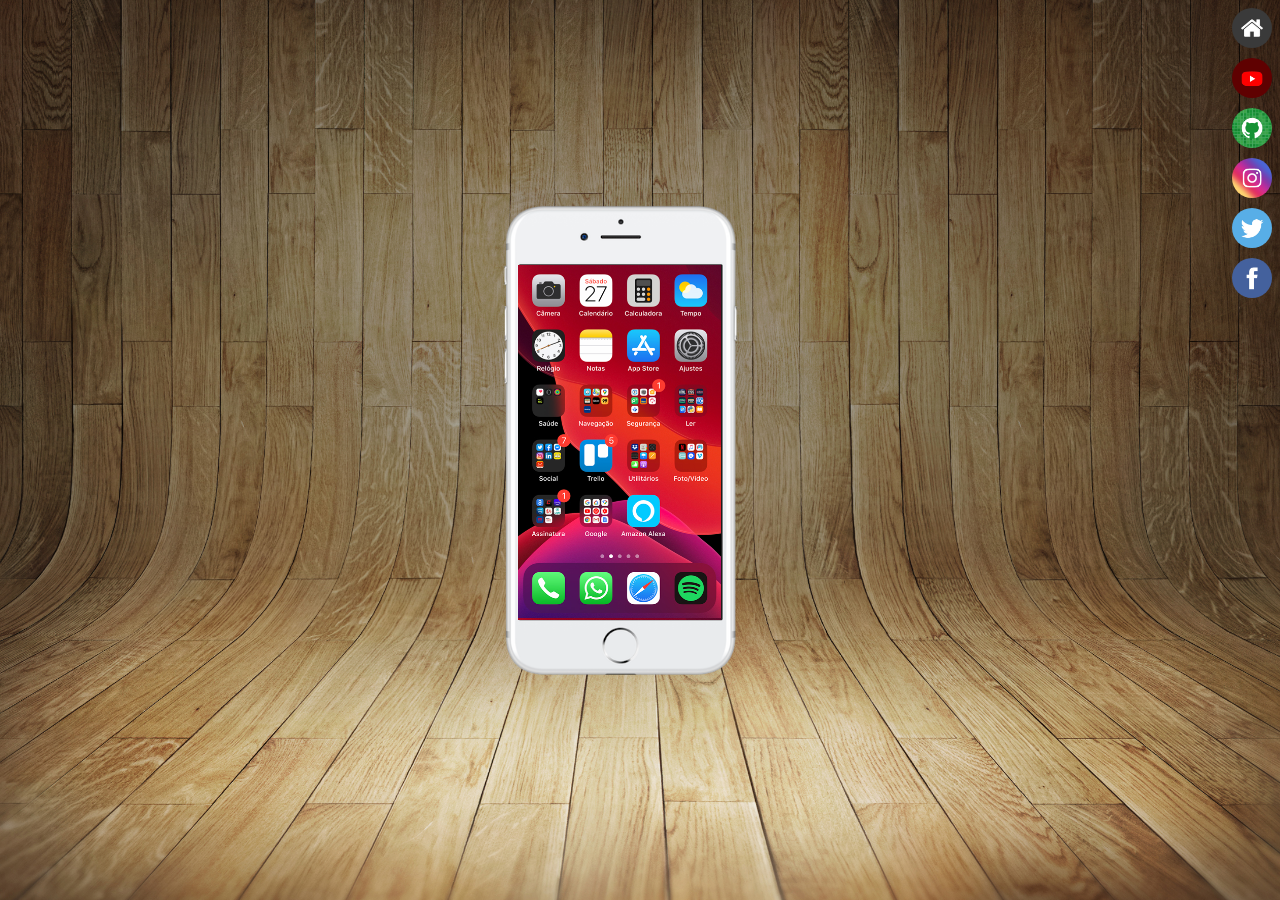
<file: index.html>
<!DOCTYPE html>
<html lang="pt-br">
<head>
    <meta charset="UTF-8">
    <meta http-equiv="X-UA-Compatible" content="IE=edge">
    <meta name="viewport" content="width=device-width, initial-scale=1.0">
    <title>Projeto Redes Sociais</title>
    <link rel="shortcut icon" href="pacote-d013/favicon.ico" type="image/x-icon">
    <link rel="stylesheet" href="style.css">
</head>
<body>
    <header>
        <nav>
            <a href="telahome.html" target="framee"><img src="pacote-d013/imagens/logo-home.jpg" alt="botão home" class="botão"></a>
            <a href="telatoytube.html" target="framee"><img src="pacote-d013/imagens/logo-youtube.jpg" alt="botão youtube" class="botão"></a>
            <a href="gittela.html" target="framee"><img src="pacote-d013/imagens/logo-github.jpg" alt="botão github" class="botão"></a>
            <a href="instatela.html" target="framee"><img src="pacote-d013/imagens/logo-instagram.jpg" alt="botão instagram" class="botão"></a>
            <a href="twittertela.html" target="framee"><img src="pacote-d013/imagens/logo-twitter.jpg" alt="botão twitter" class="botão"></a>
            <a href="facebooktela.html" target="framee"><img src="pacote-d013/imagens/logo-facebook.jpg" alt="botão facebook" class="botão"></a>
        </nav>
    </header>
    <main>
        <div class="celular">
            <iframe src="telahome.html" frameborder="0" name="framee" scrolling=""></iframe>

        </div>
    </main>
    
</body>
</html>
</file>
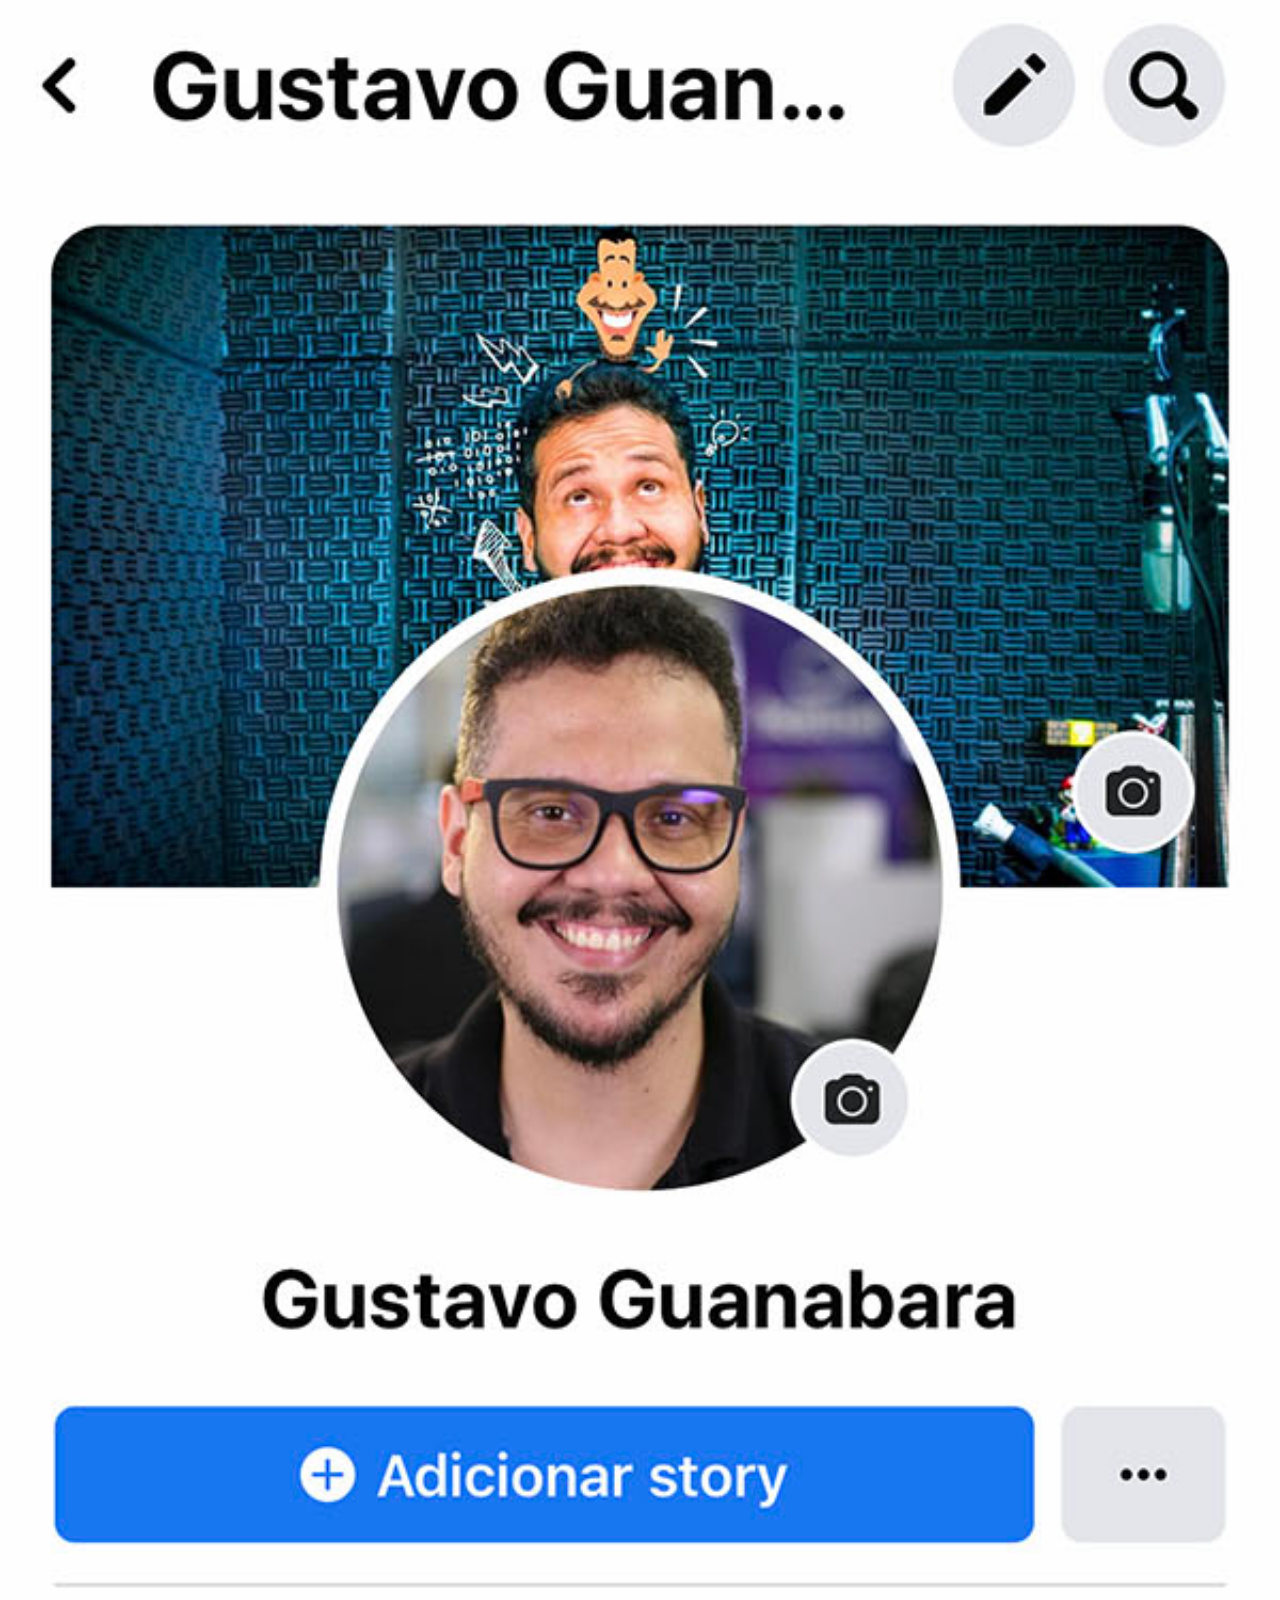
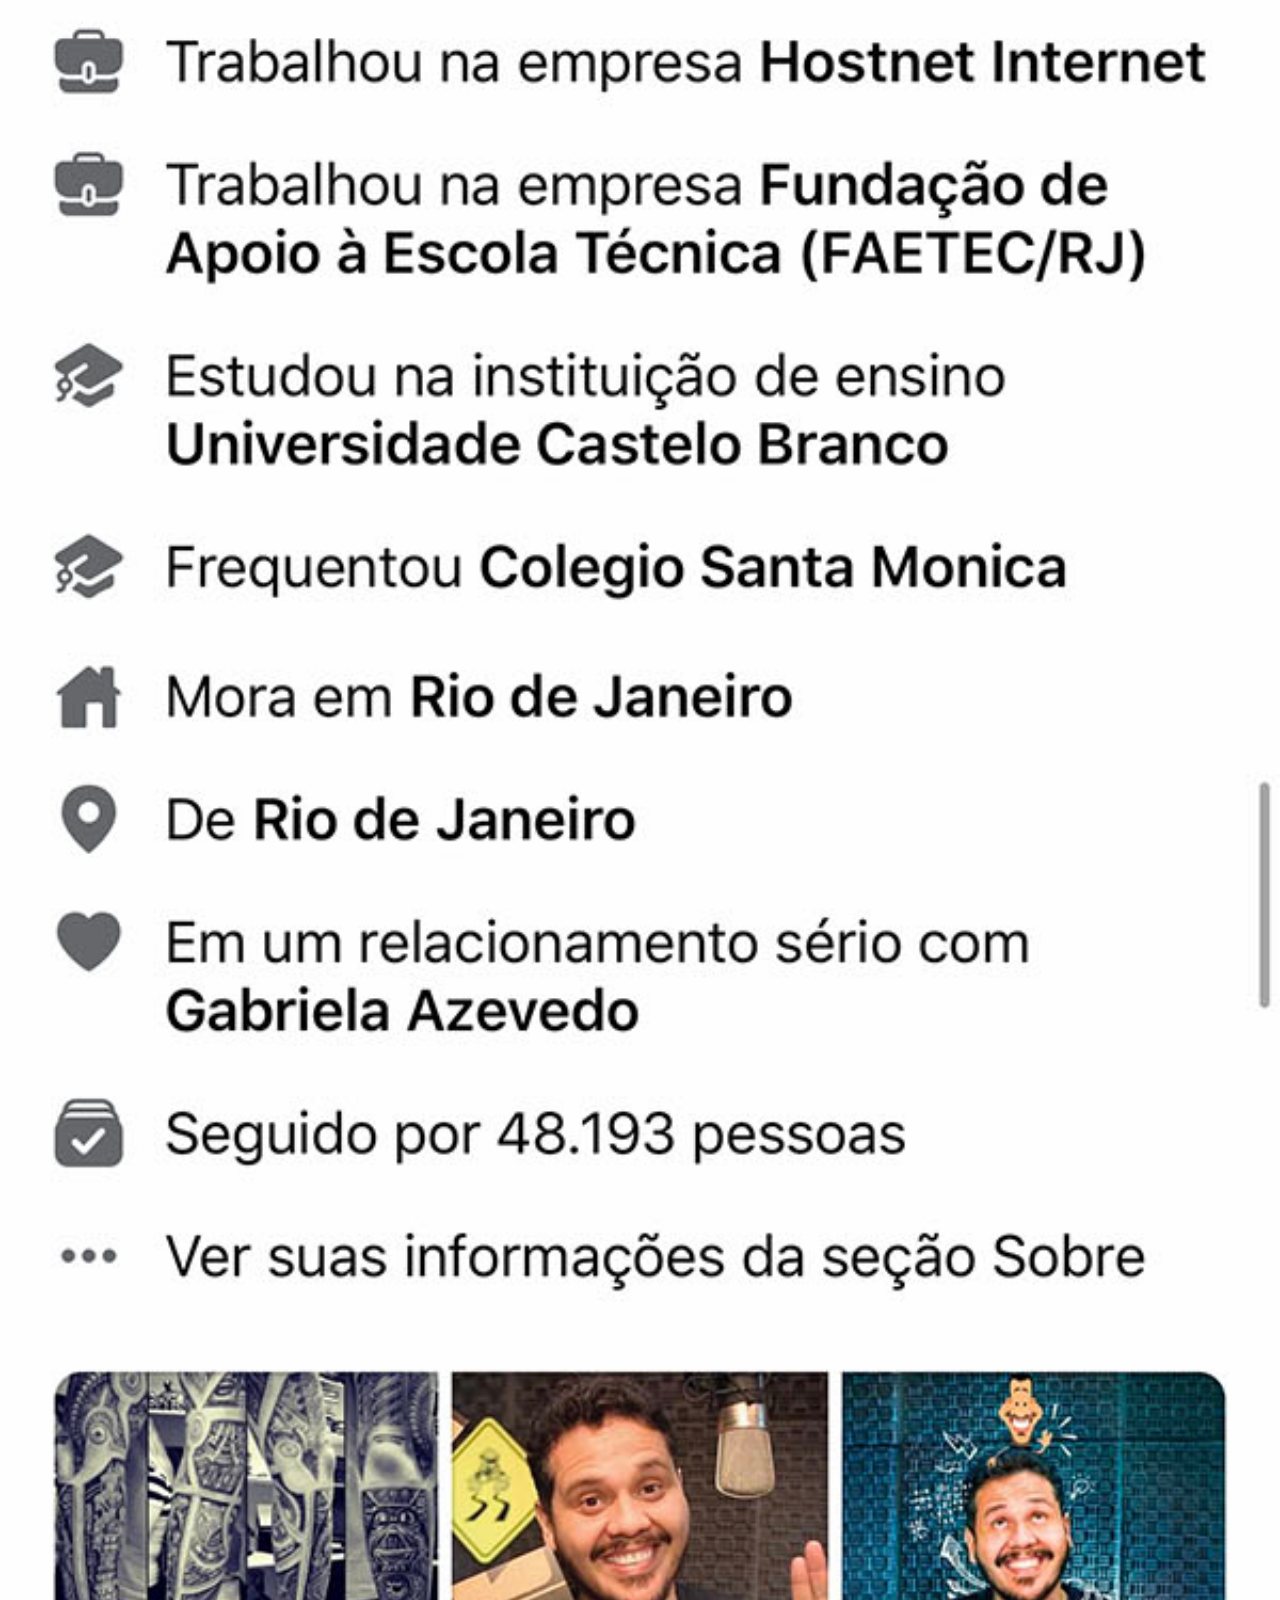
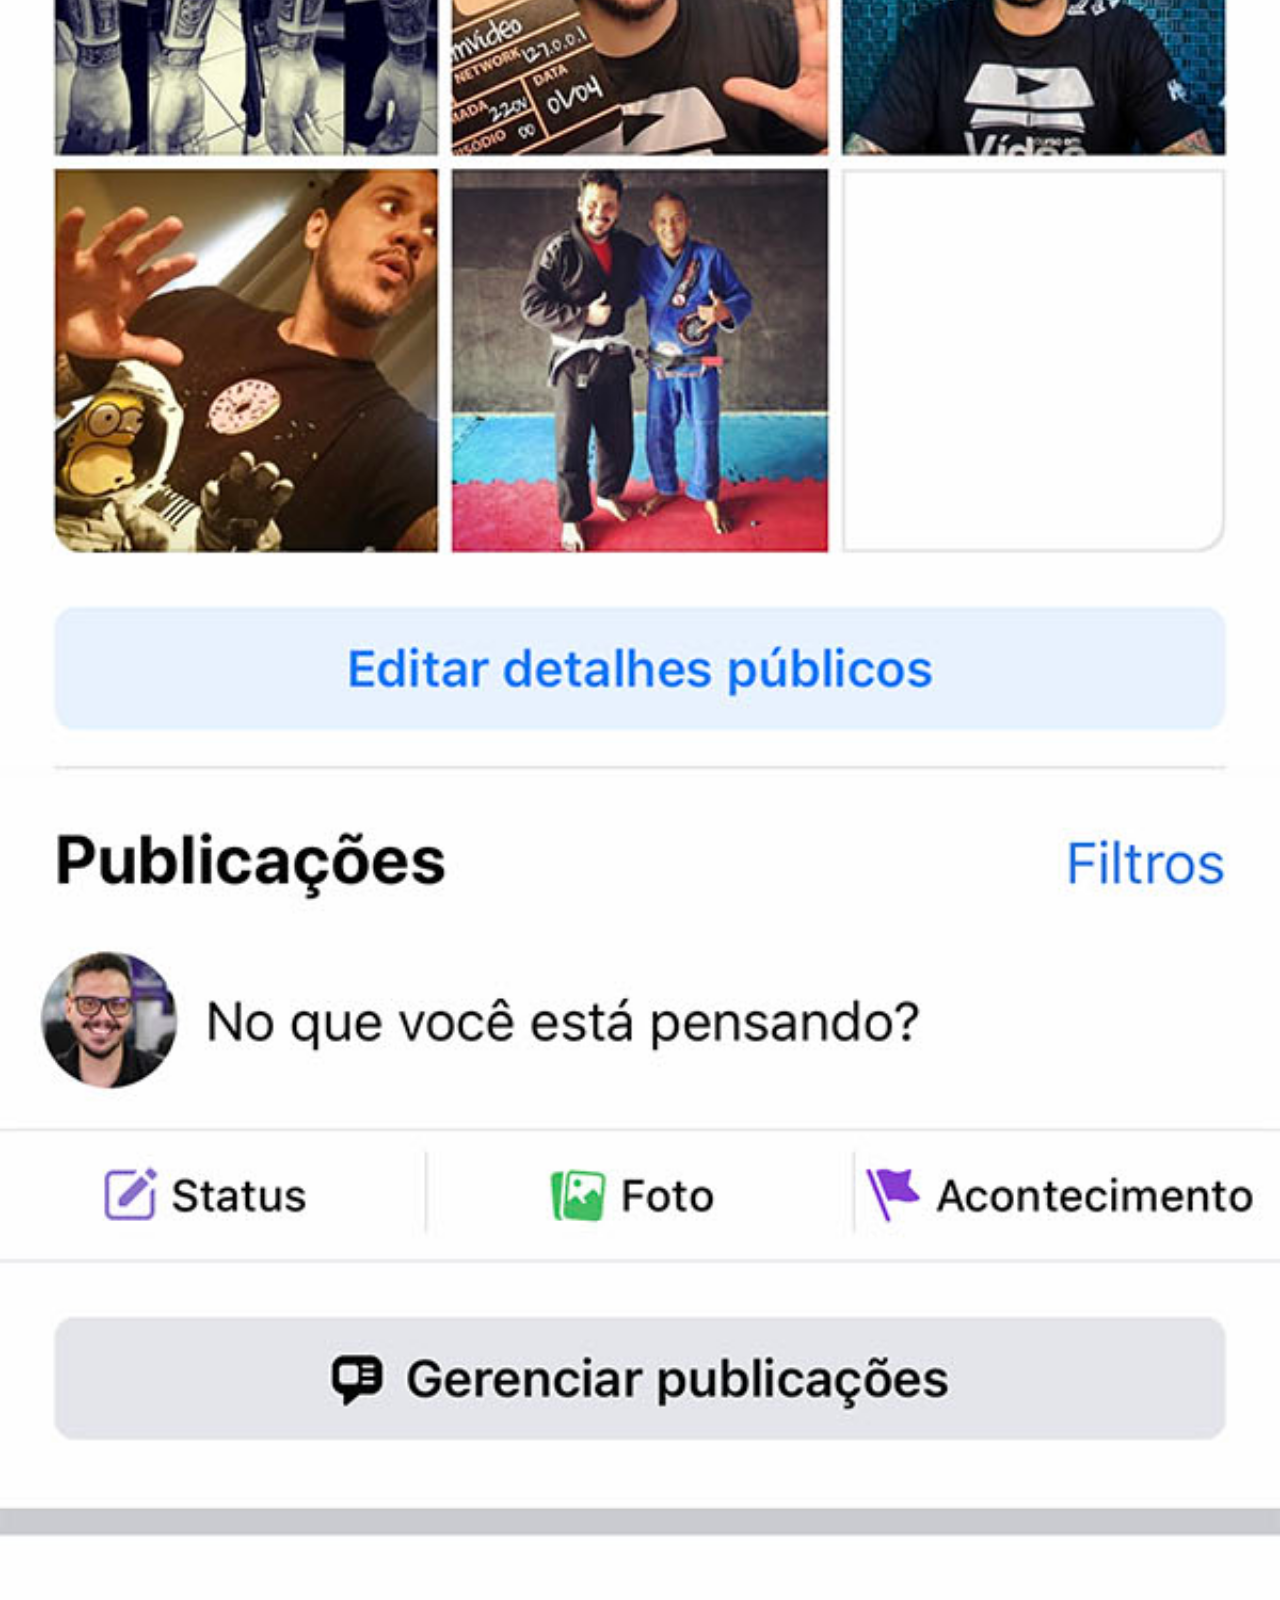
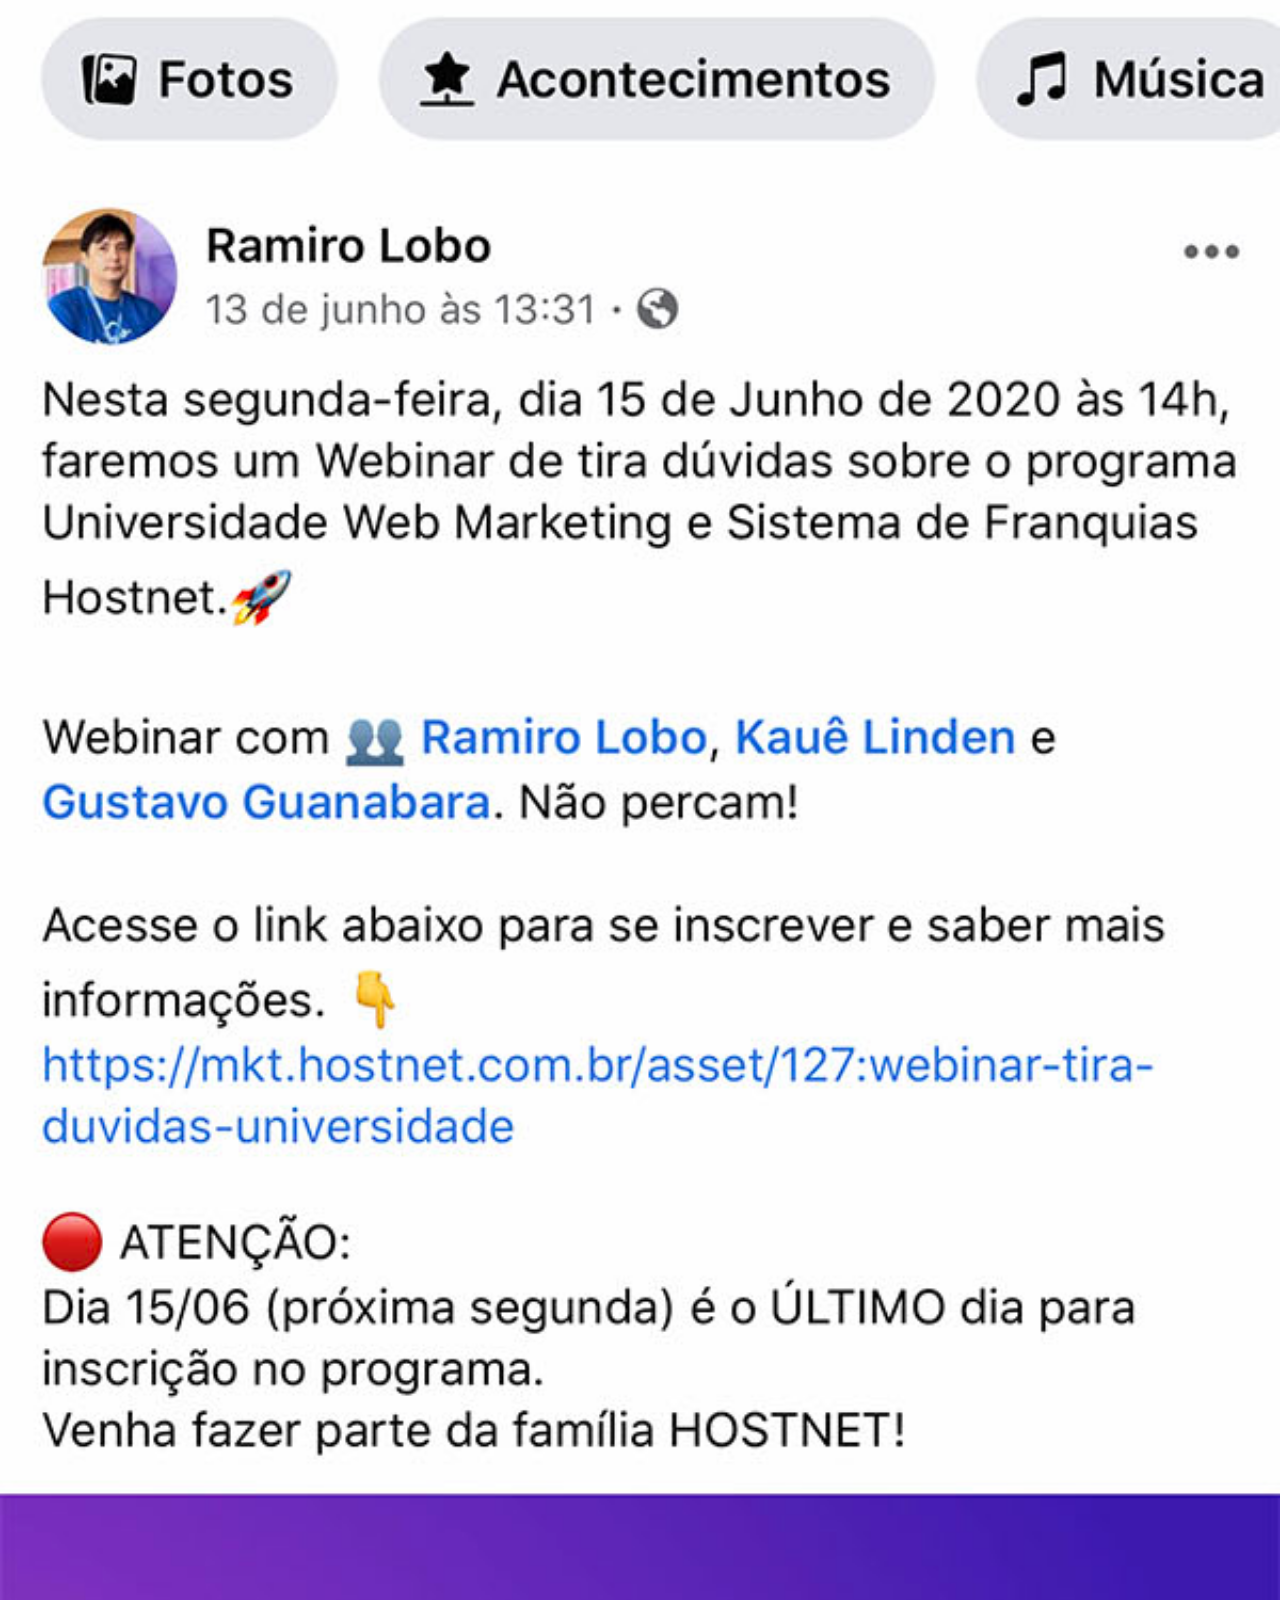
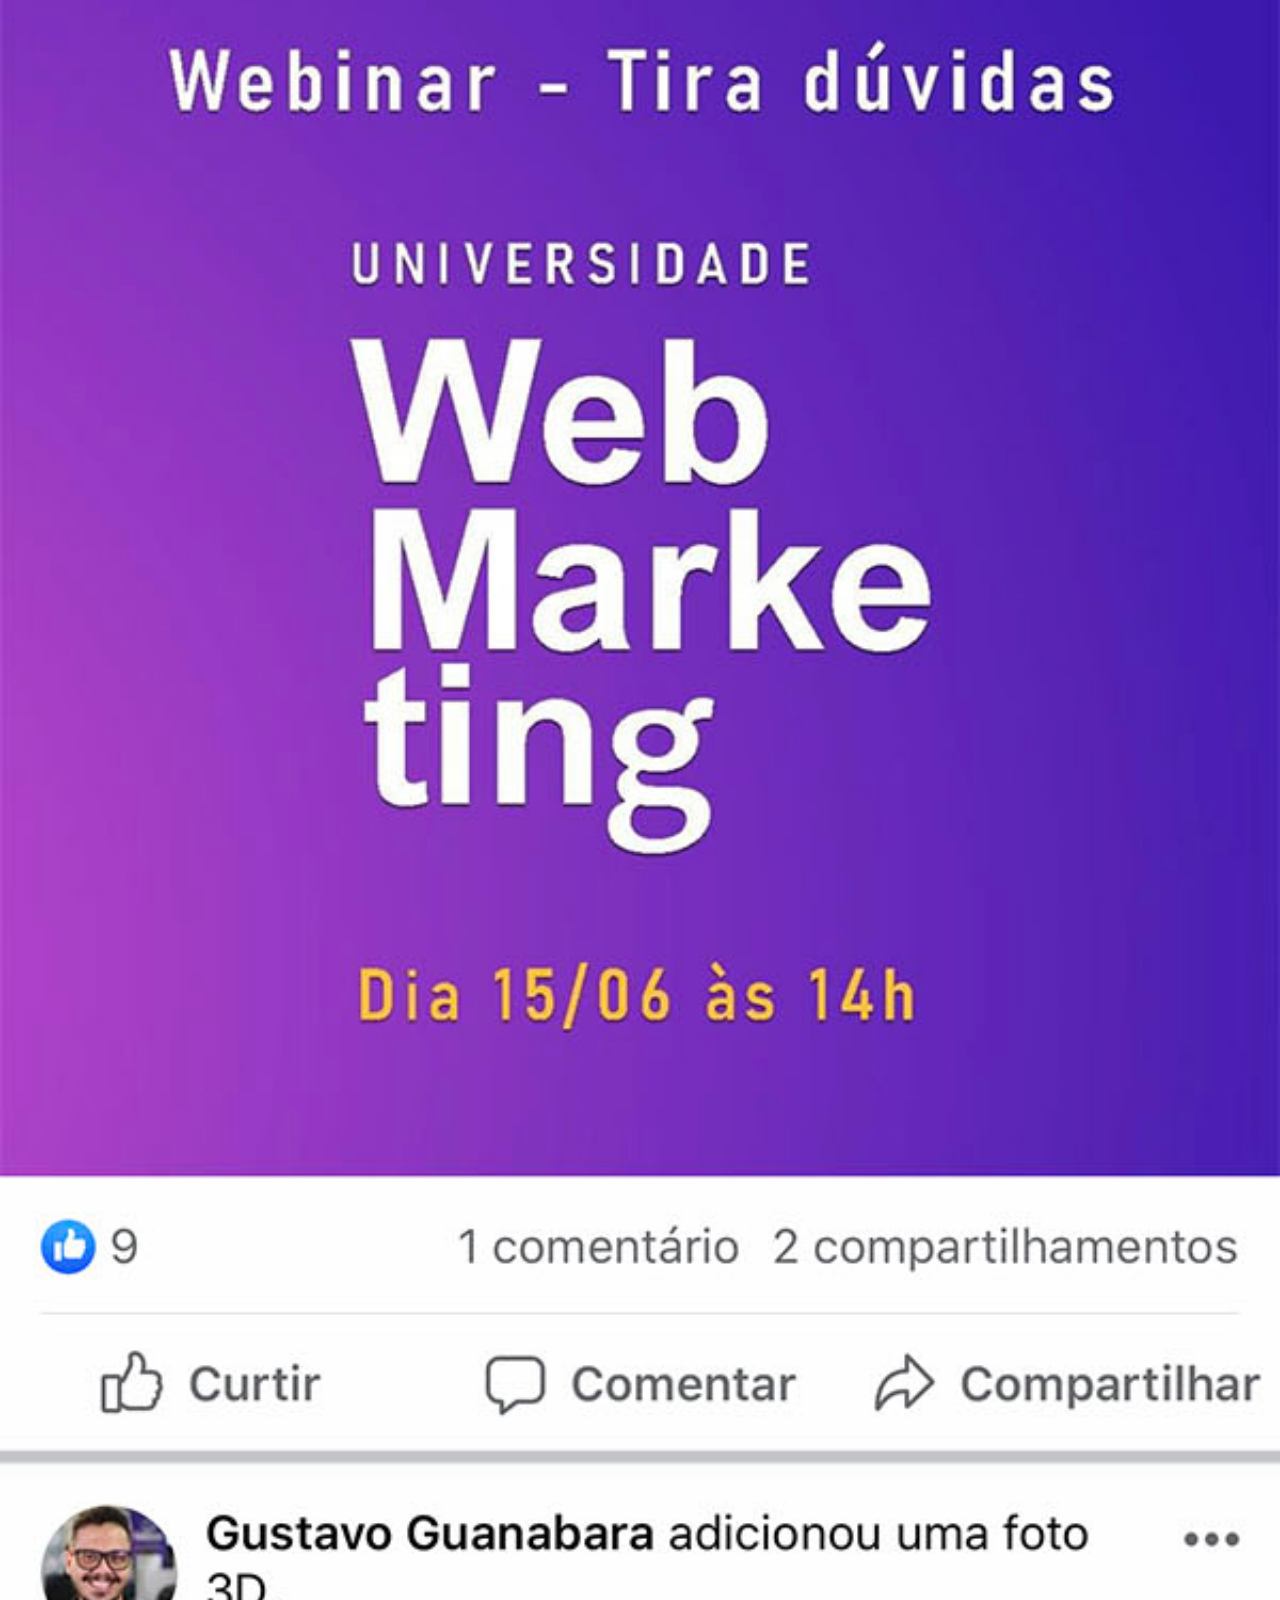
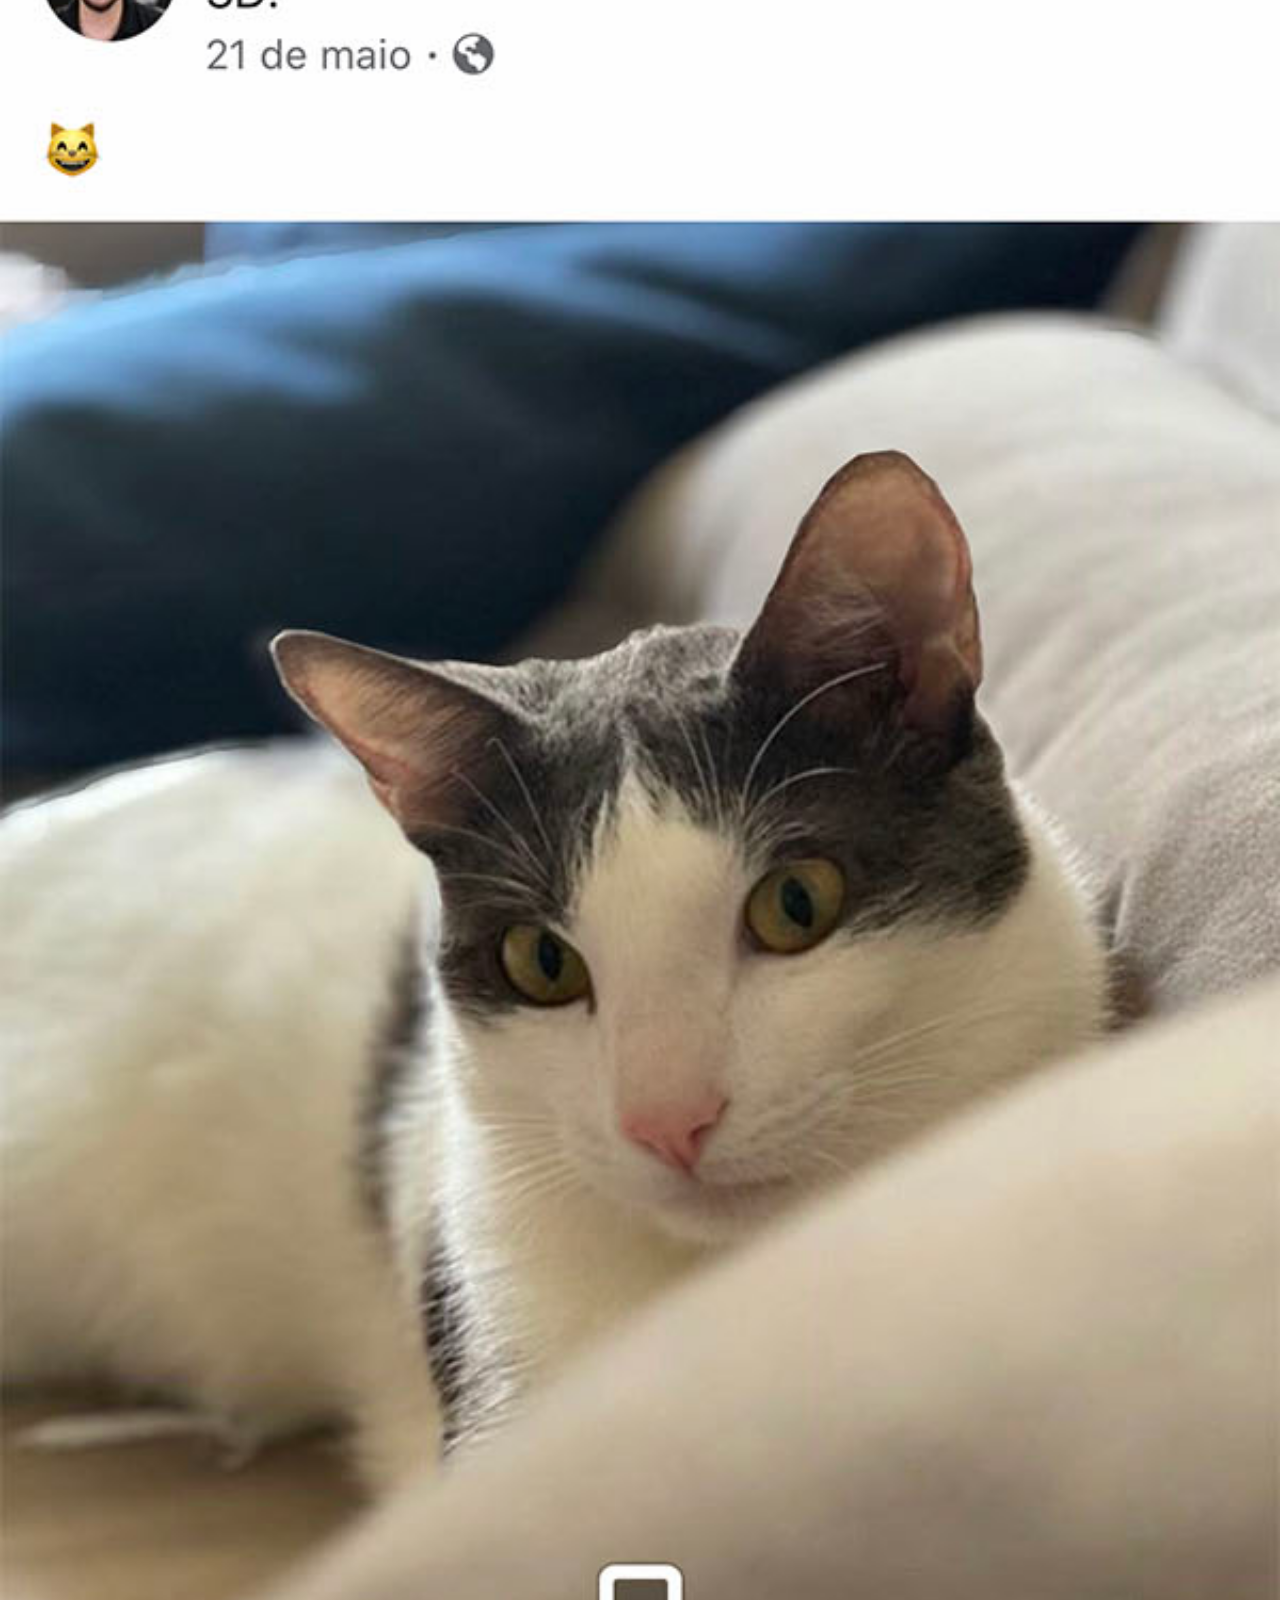
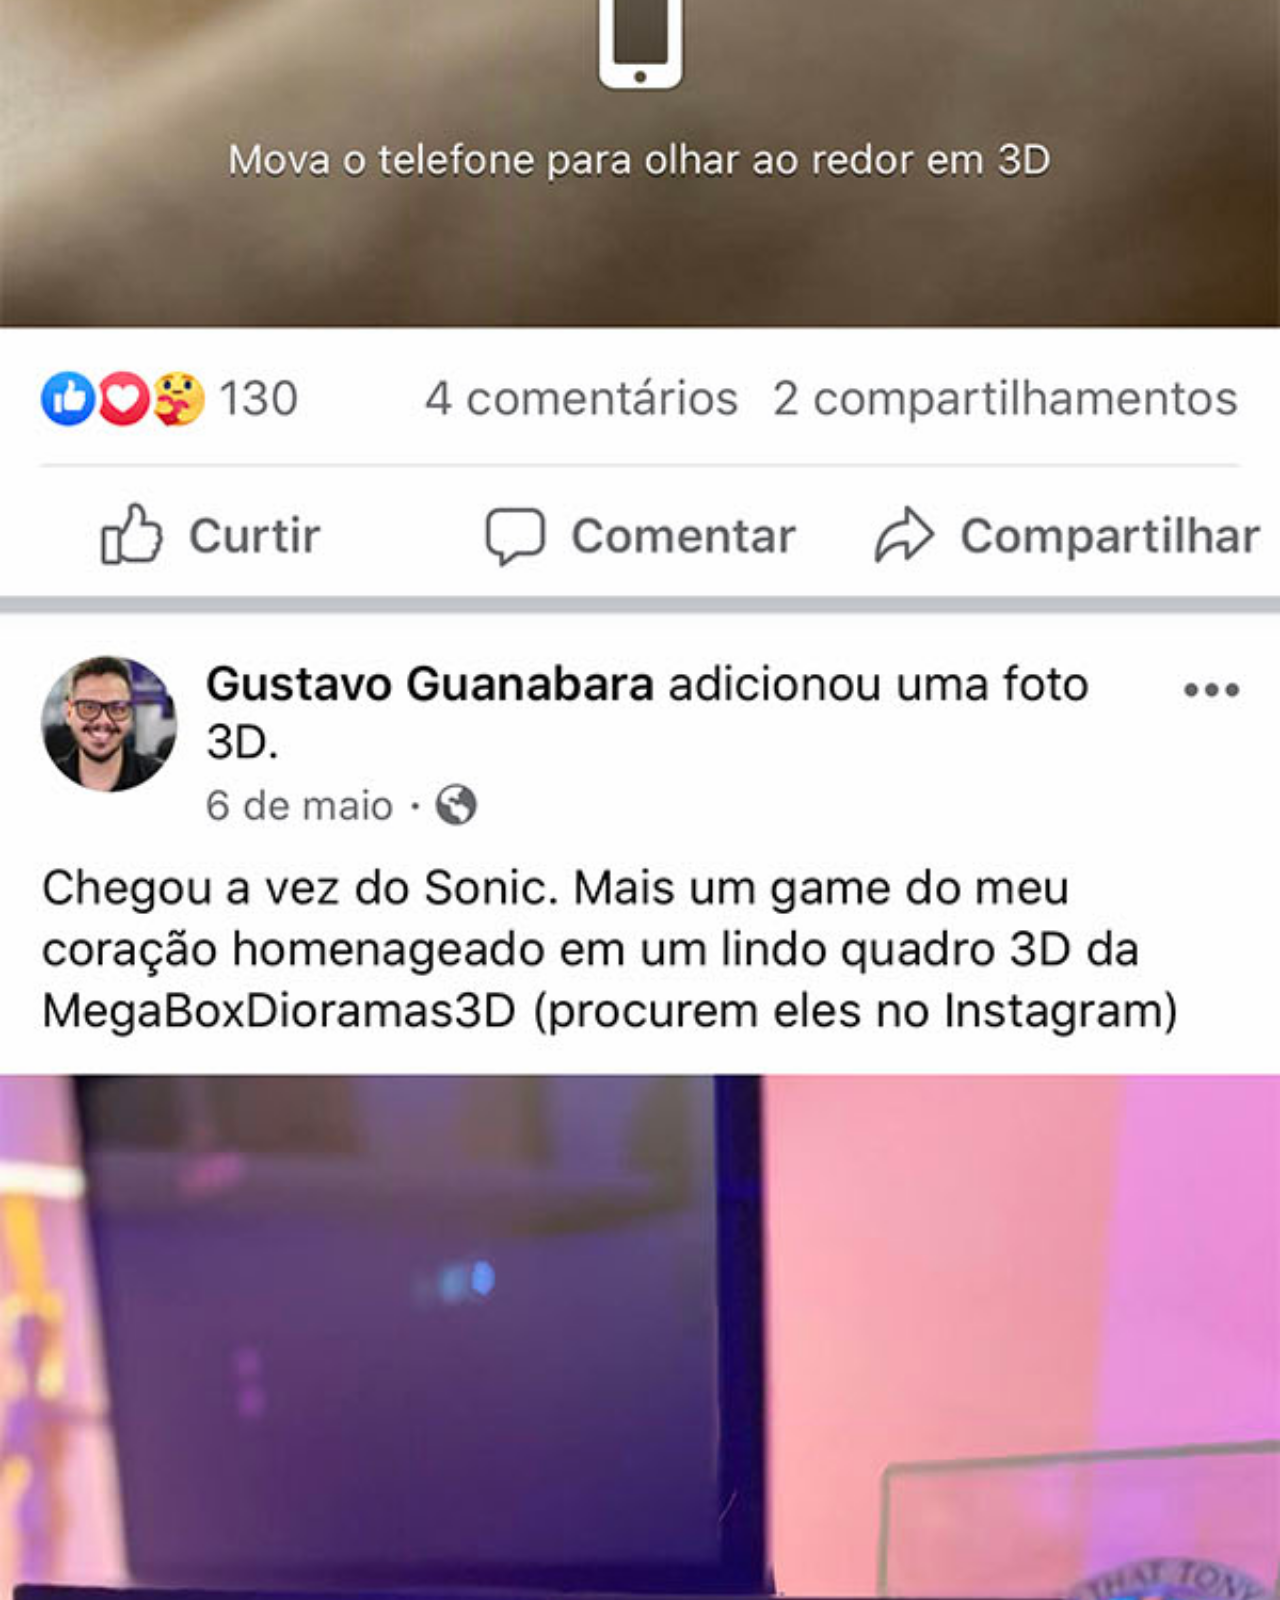
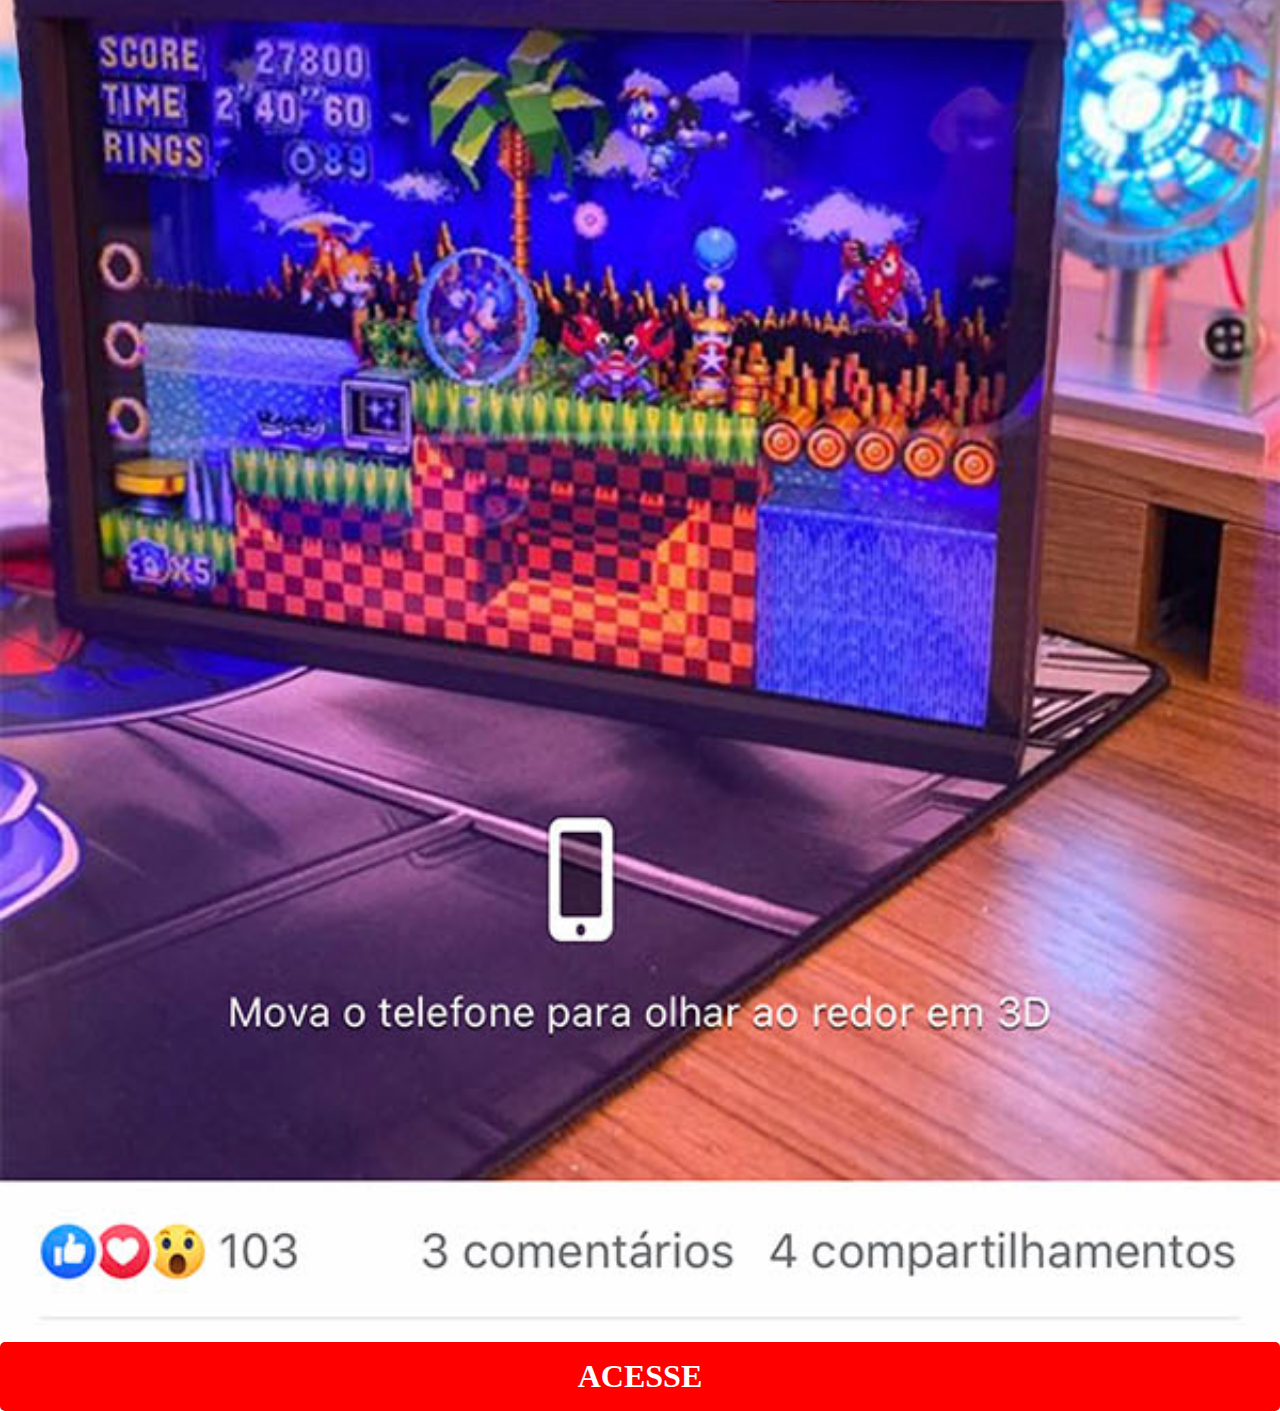
<file: facebooktela.html>
<!DOCTYPE html>
<html lang="pt-br">
<head>
    <meta charset="UTF-8">
    <meta http-equiv="X-UA-Compatible" content="IE=edge">
    <meta name="viewport" content="width=device-width, initial-scale=1.0">
    <title>Projeto Rede Sociais</title>
    <style> * {
        margin: 0px;
        padding: 0px;
    }

        ::-webkit-scrollbar {
        width: 0px;
        height: 0px;
    }

    :root{
        scrollbar-color: rgb(210,210,210) rgb(46,54,69) !important;
        scrollbar-width: none !important;
         }
    
    
     h1 {
        background-color: red;
        color: white;
        border-radius: 5px;
        margin: 0px;
        text-align: center;
        padding: 16px 1px;
        
    }

    h1:hover {
        transform: translateX(5px);
        transform: translateY(5px);
        box-shadow: 5px 5px 15px rgb(122, 17, 17);
    }
    
    a {
        text-decoration: none;
    }


        img {height: auto;
            width: 100vw;
        }
    </style>
</head>
<body>
    <img src="pacote-d013/imagens/tela-facebook.jpg" alt="">
    <a href="https://www.facebook.com/" target="_blank">
        <h1>ACESSE</h1>
    </a>
    
</body>
</html>
</file>
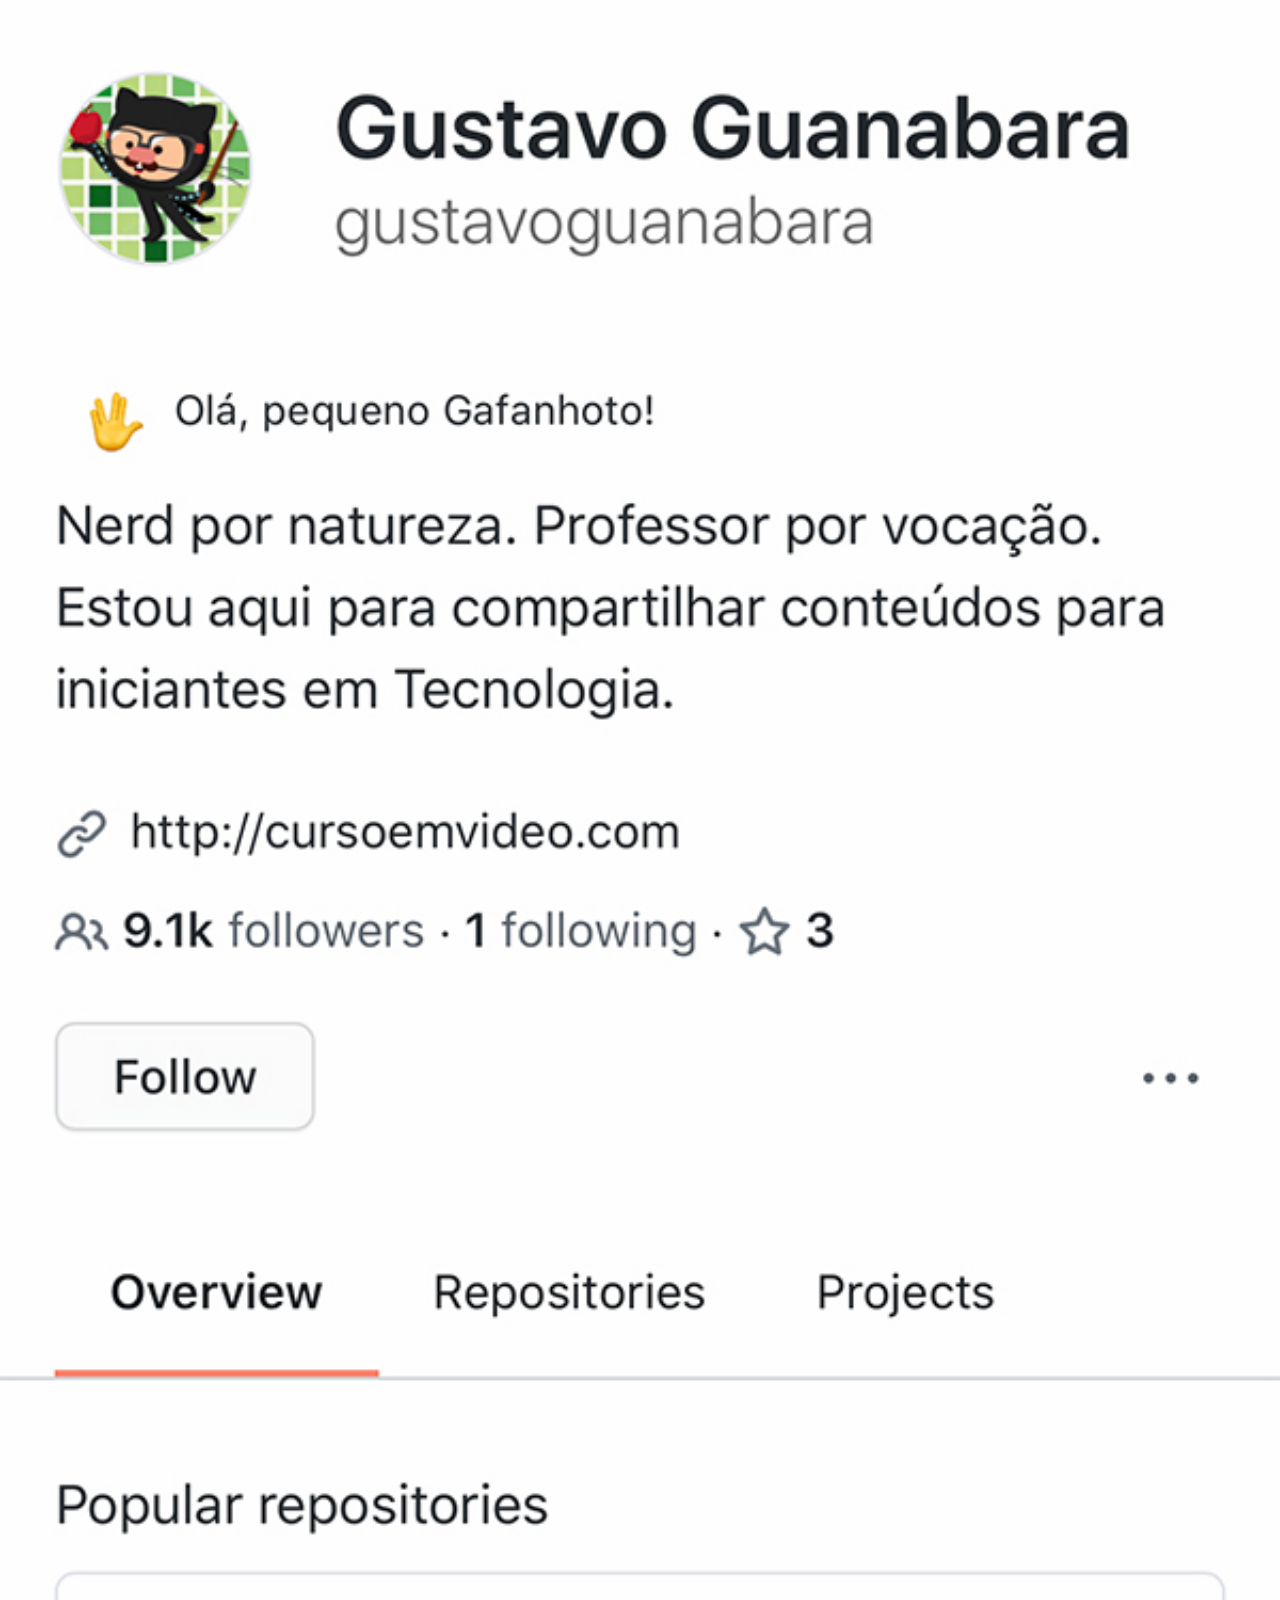
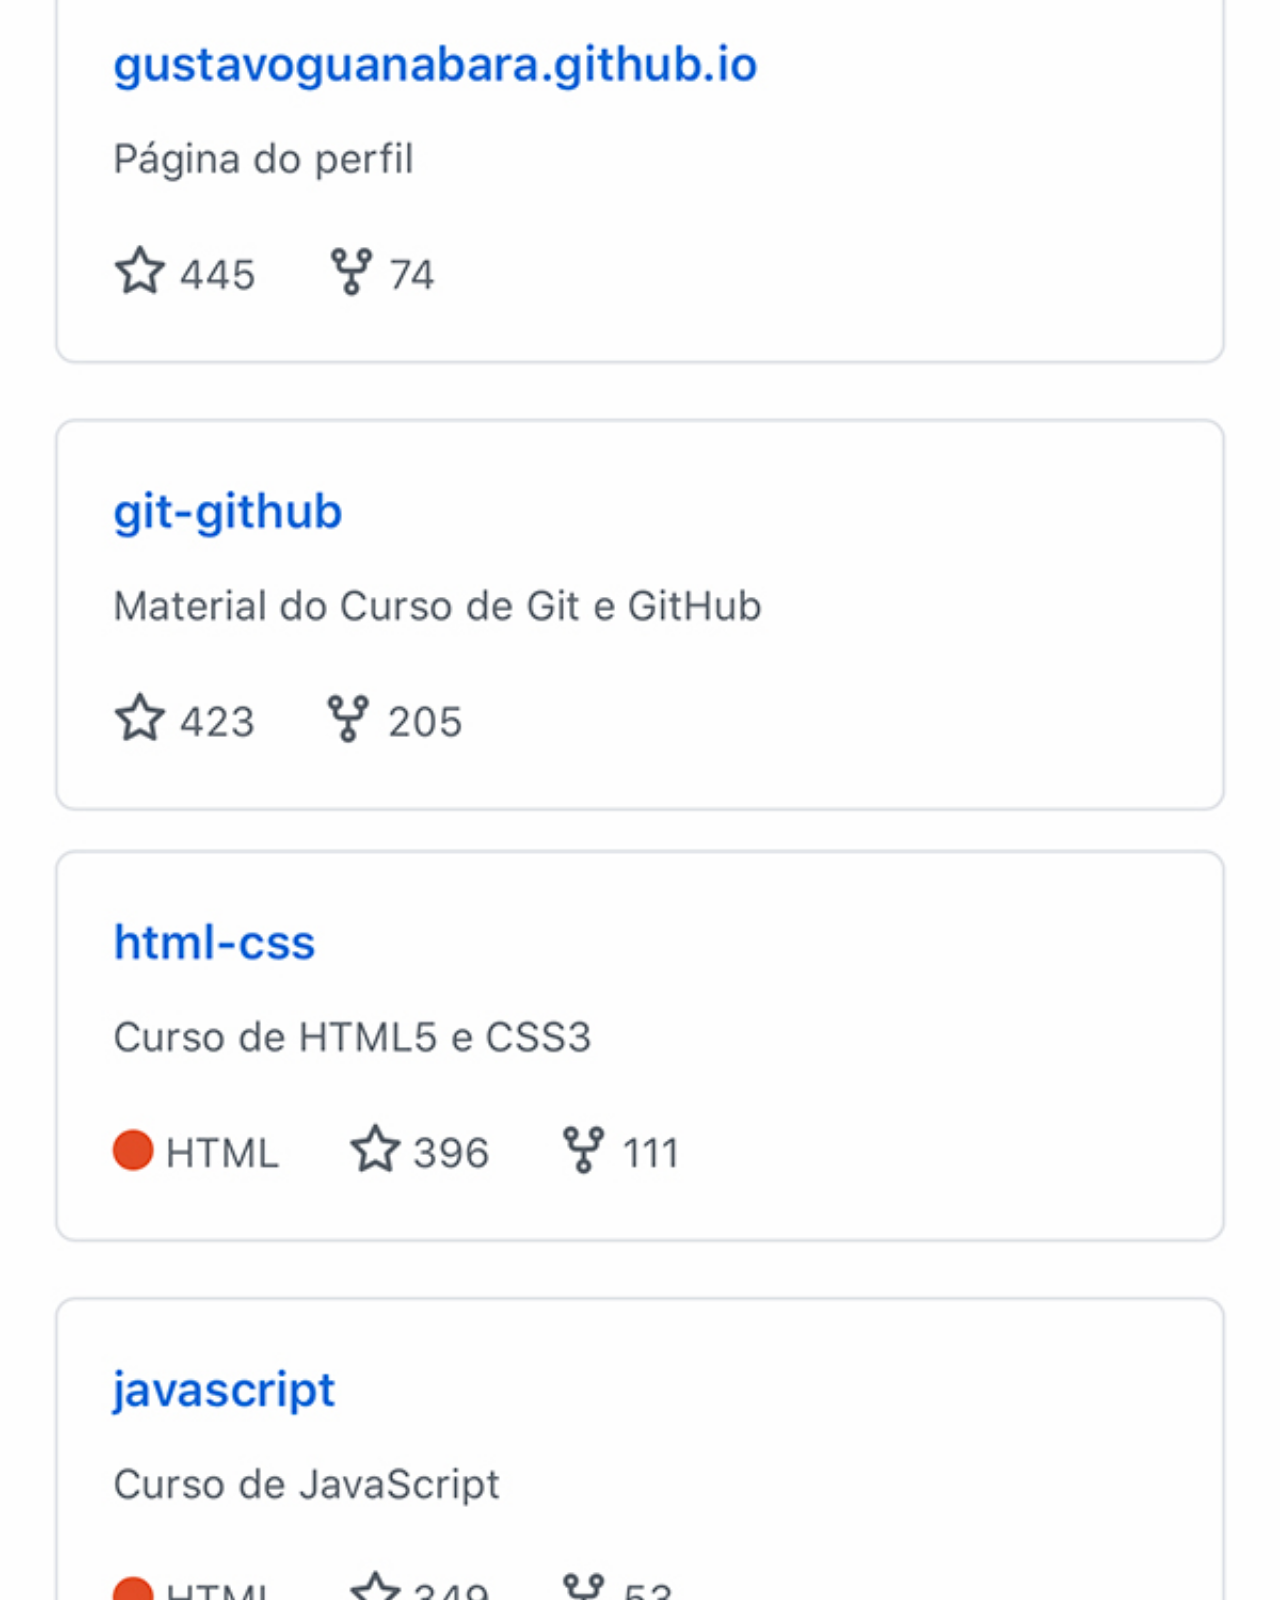
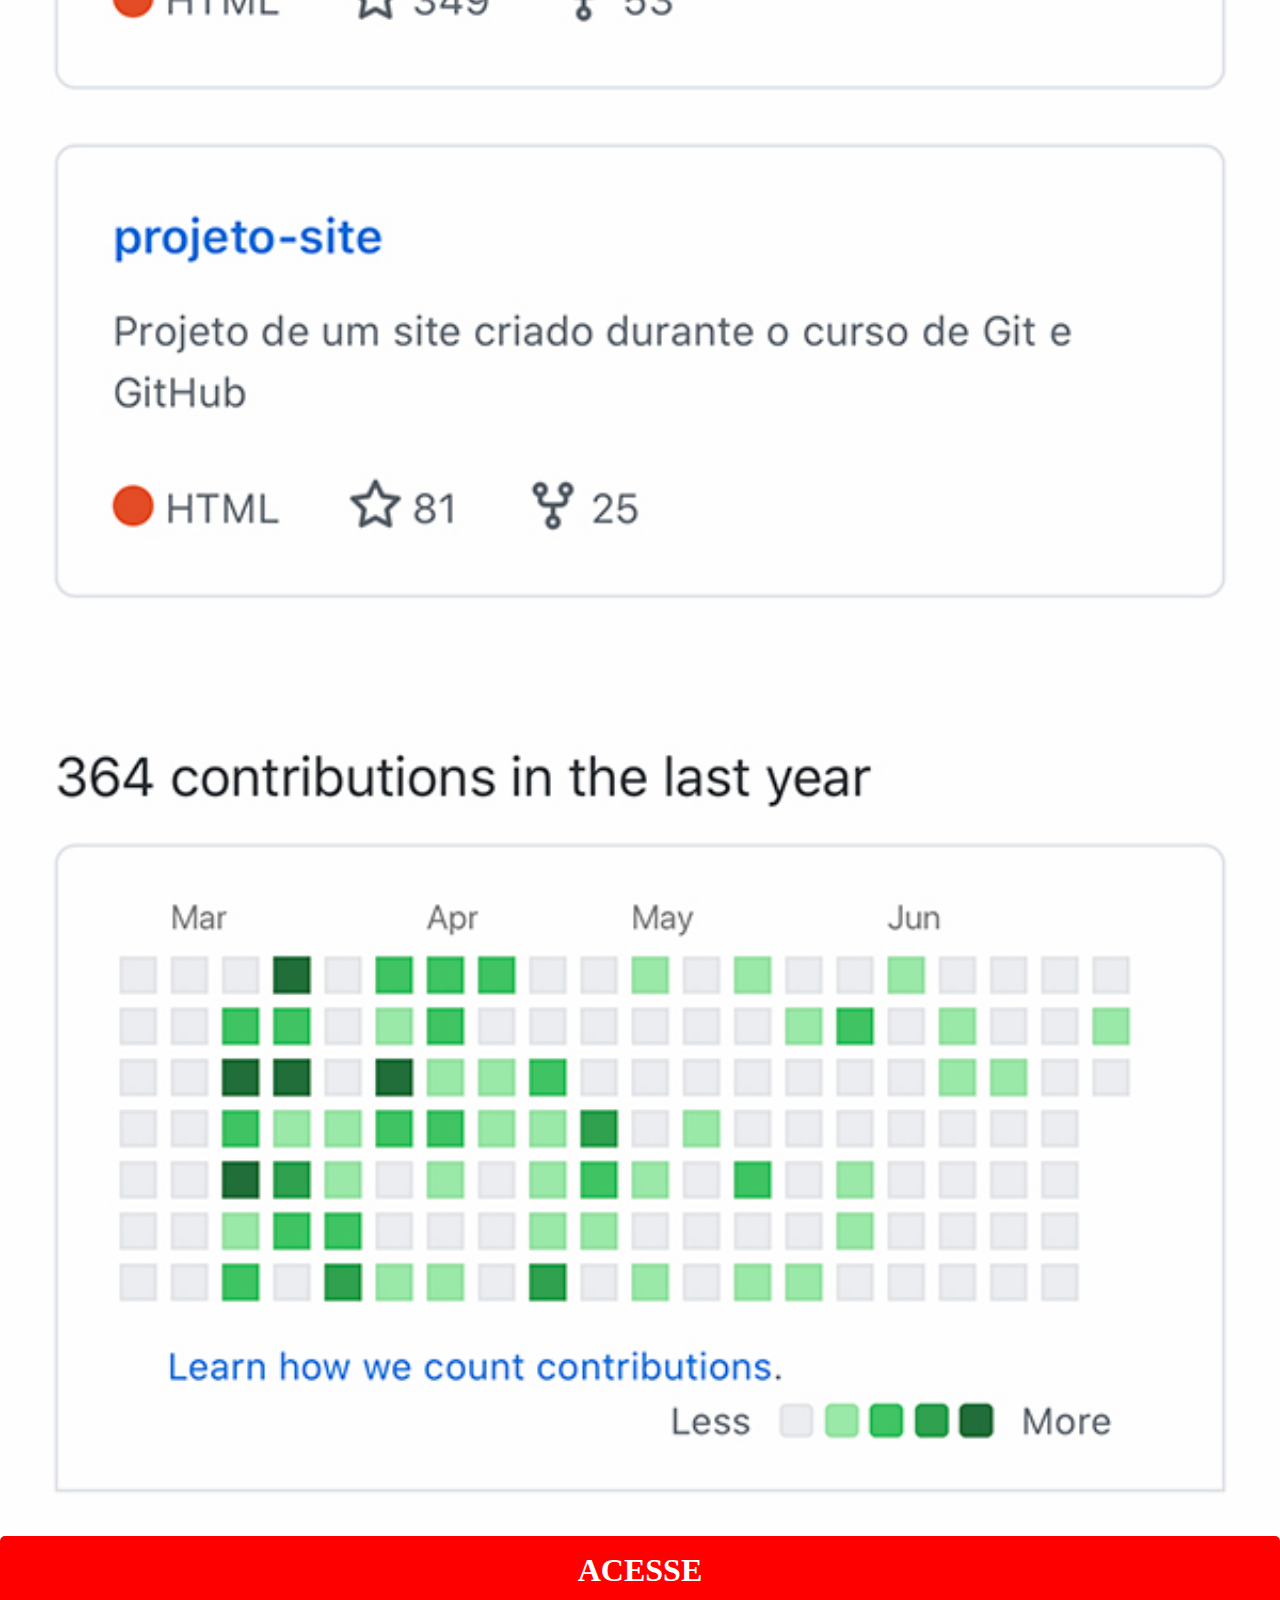
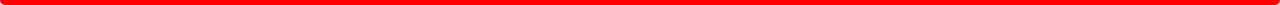
<file: gittela.html>
<!DOCTYPE html>
<html lang="pt-br">
<head>
    <meta charset="UTF-8">
    <meta http-equiv="X-UA-Compatible" content="IE=edge">
    <meta name="viewport" content="width=device-width, initial-scale=1.0">
    <title>Projeto Rede Sociais</title>
    <style> * {
        margin: 0px;
        padding: 0px;
    }

        ::-webkit-scrollbar {
        width: 0px;
        height: 0px;
    }

    :root{
        scrollbar-color: rgb(210,210,210) rgb(46,54,69) !important;
        scrollbar-width: none !important;
         }


        h1 {
            background-color: red;
            color: white;
            border-radius: 5px;
            margin: 0px;
            text-align: center;
            padding: 16px 1px;
            
        }

        h1:hover {
            transform: translateX(5px);
            transform: translateY(5px);
            box-shadow: 5px 5px 15px rgb(122, 17, 17);
        }

        img {height: auto;
            width: 100vw;
        }

        a {
        text-decoration: none;
    }
    </style>
</head>
<body>
    <img src="pacote-d013/imagens/tela-github.jpg" alt="">
    <a href="https://github.com/" target="_blank">
        <h1>ACESSE</h1>
    </a>
    
</body>
</html>
</file>
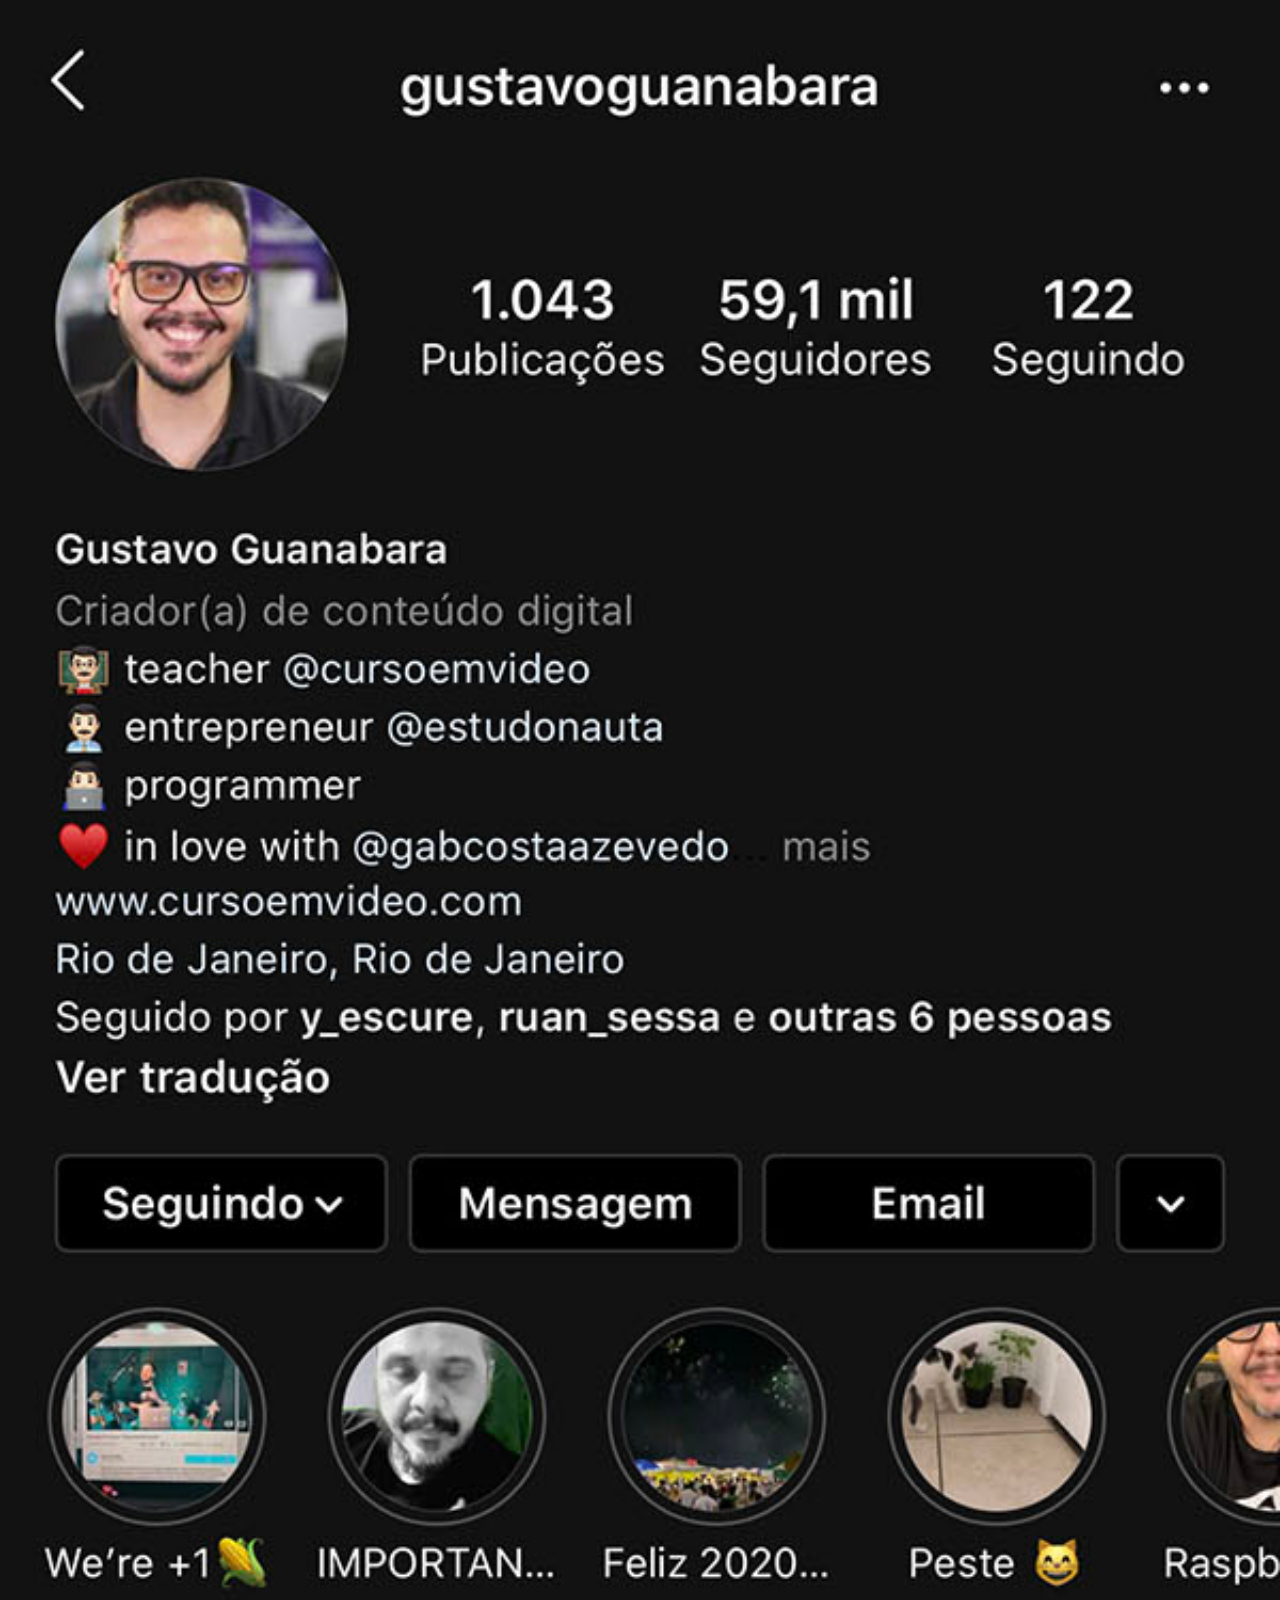
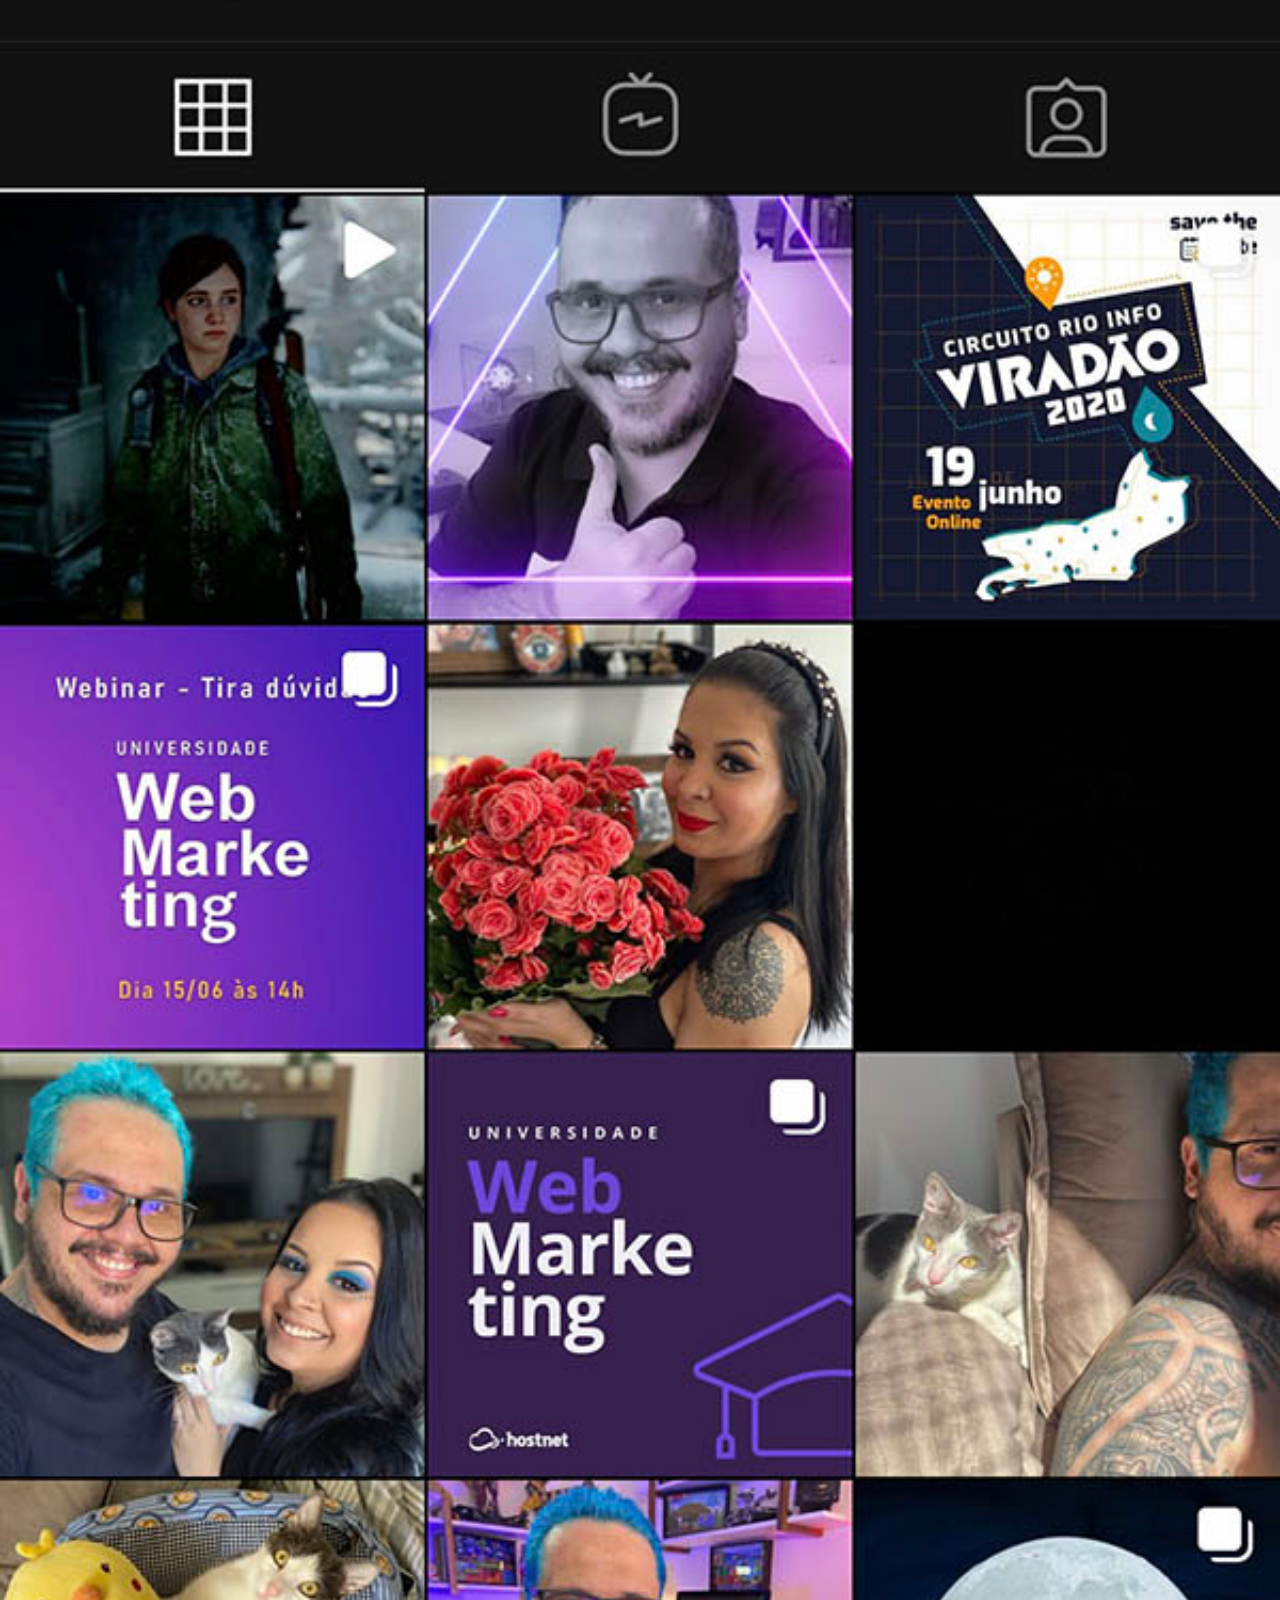
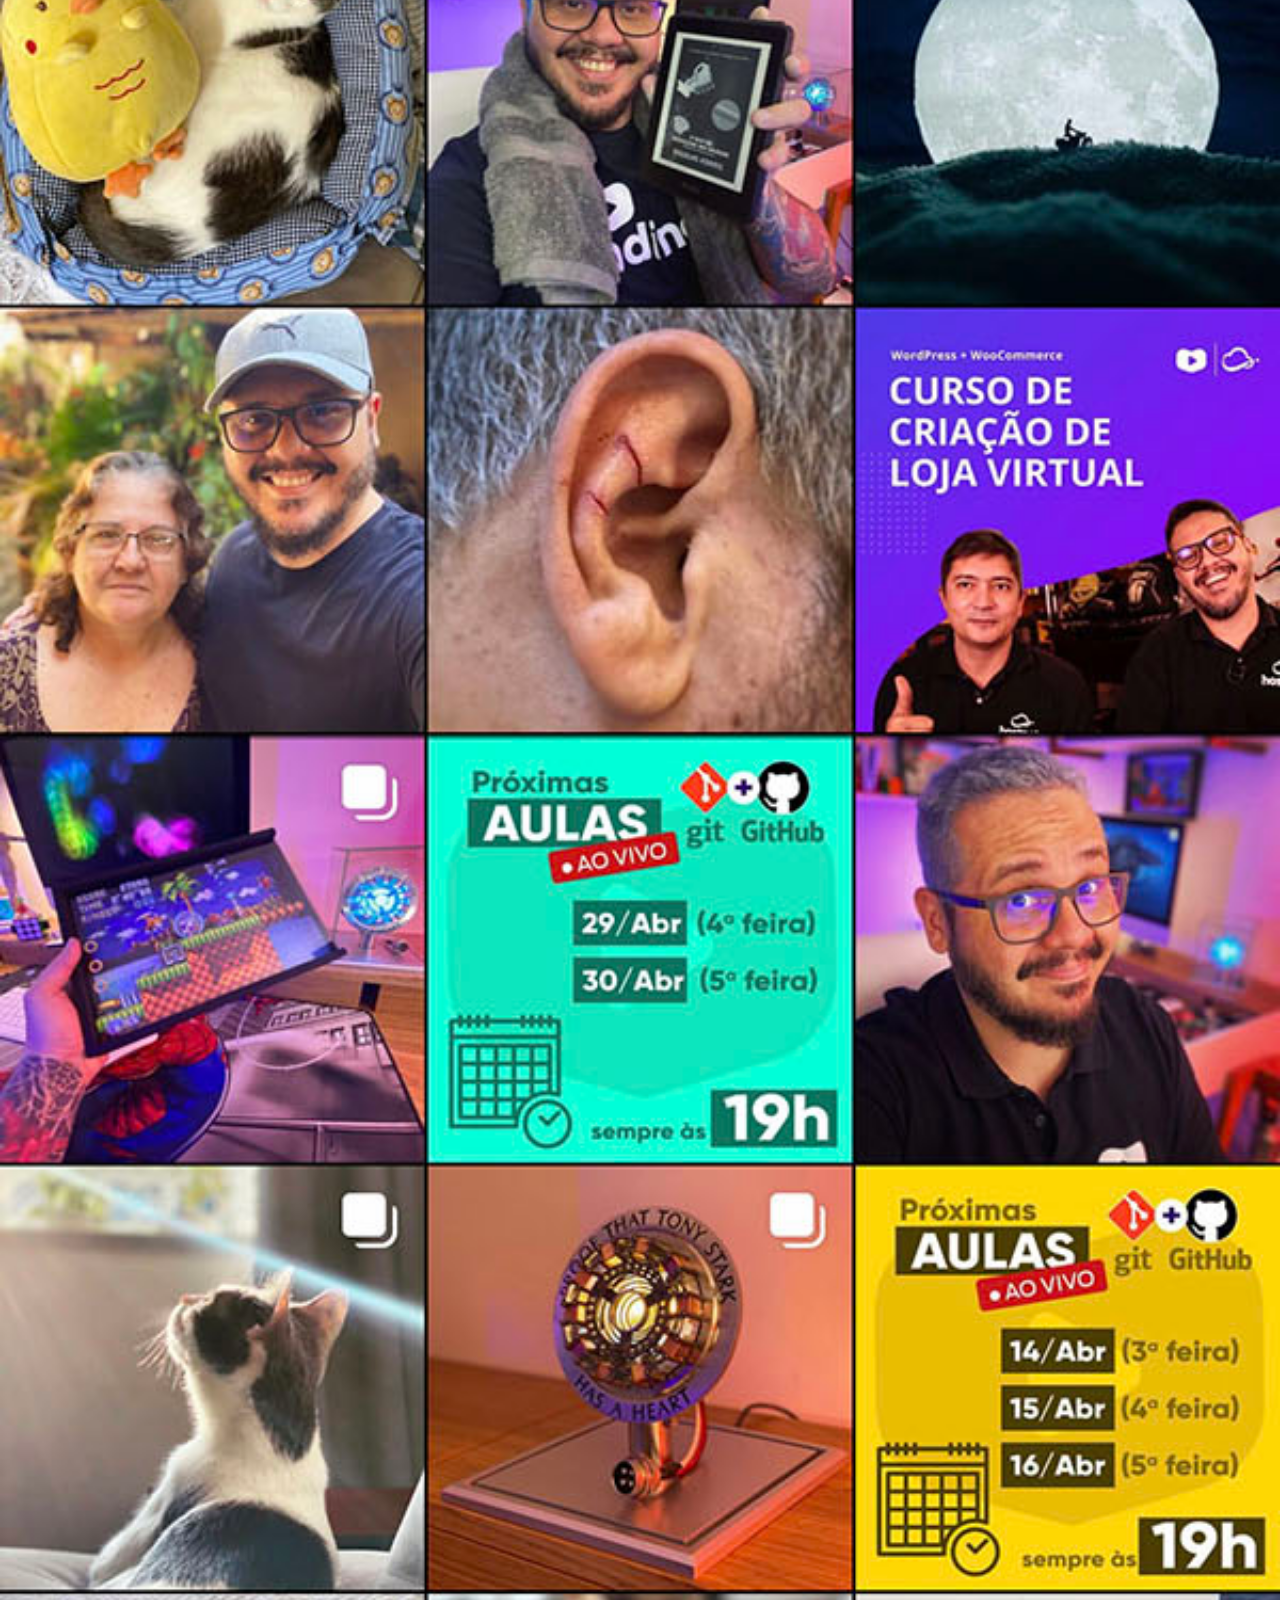
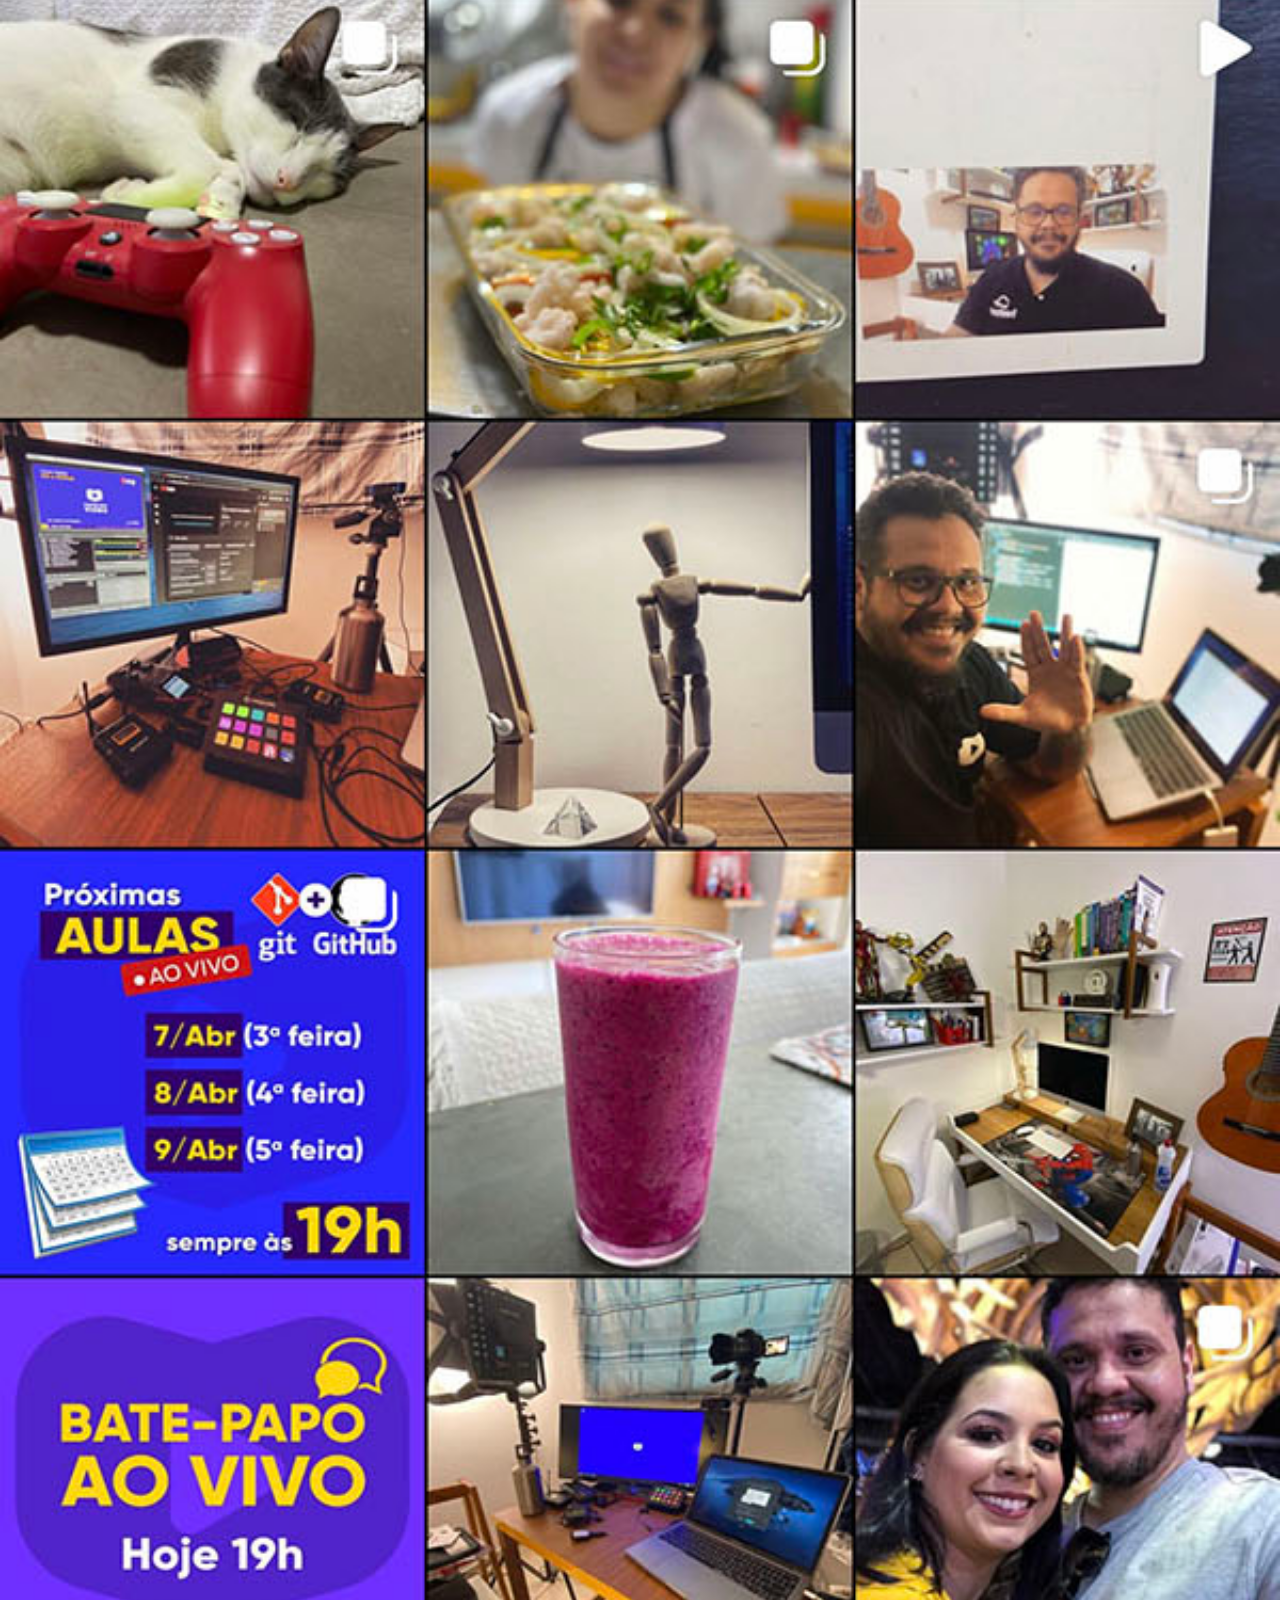
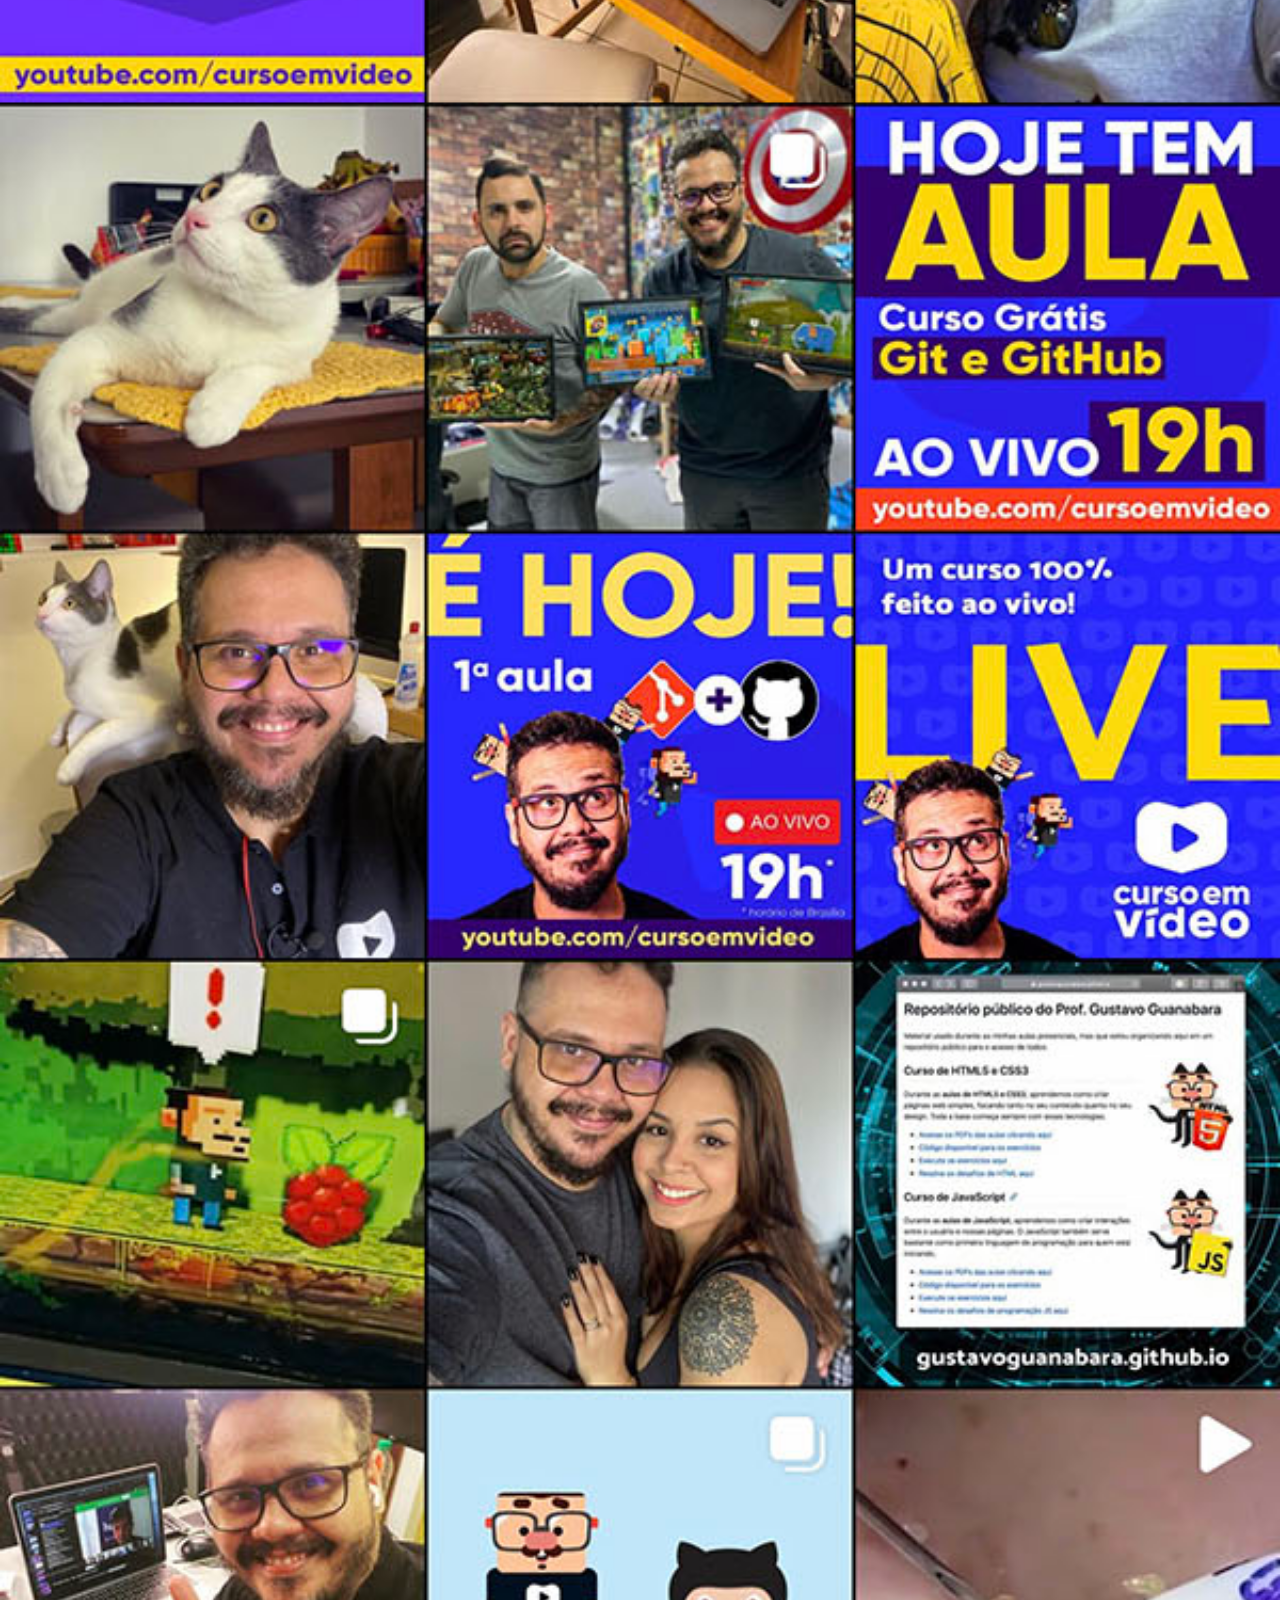
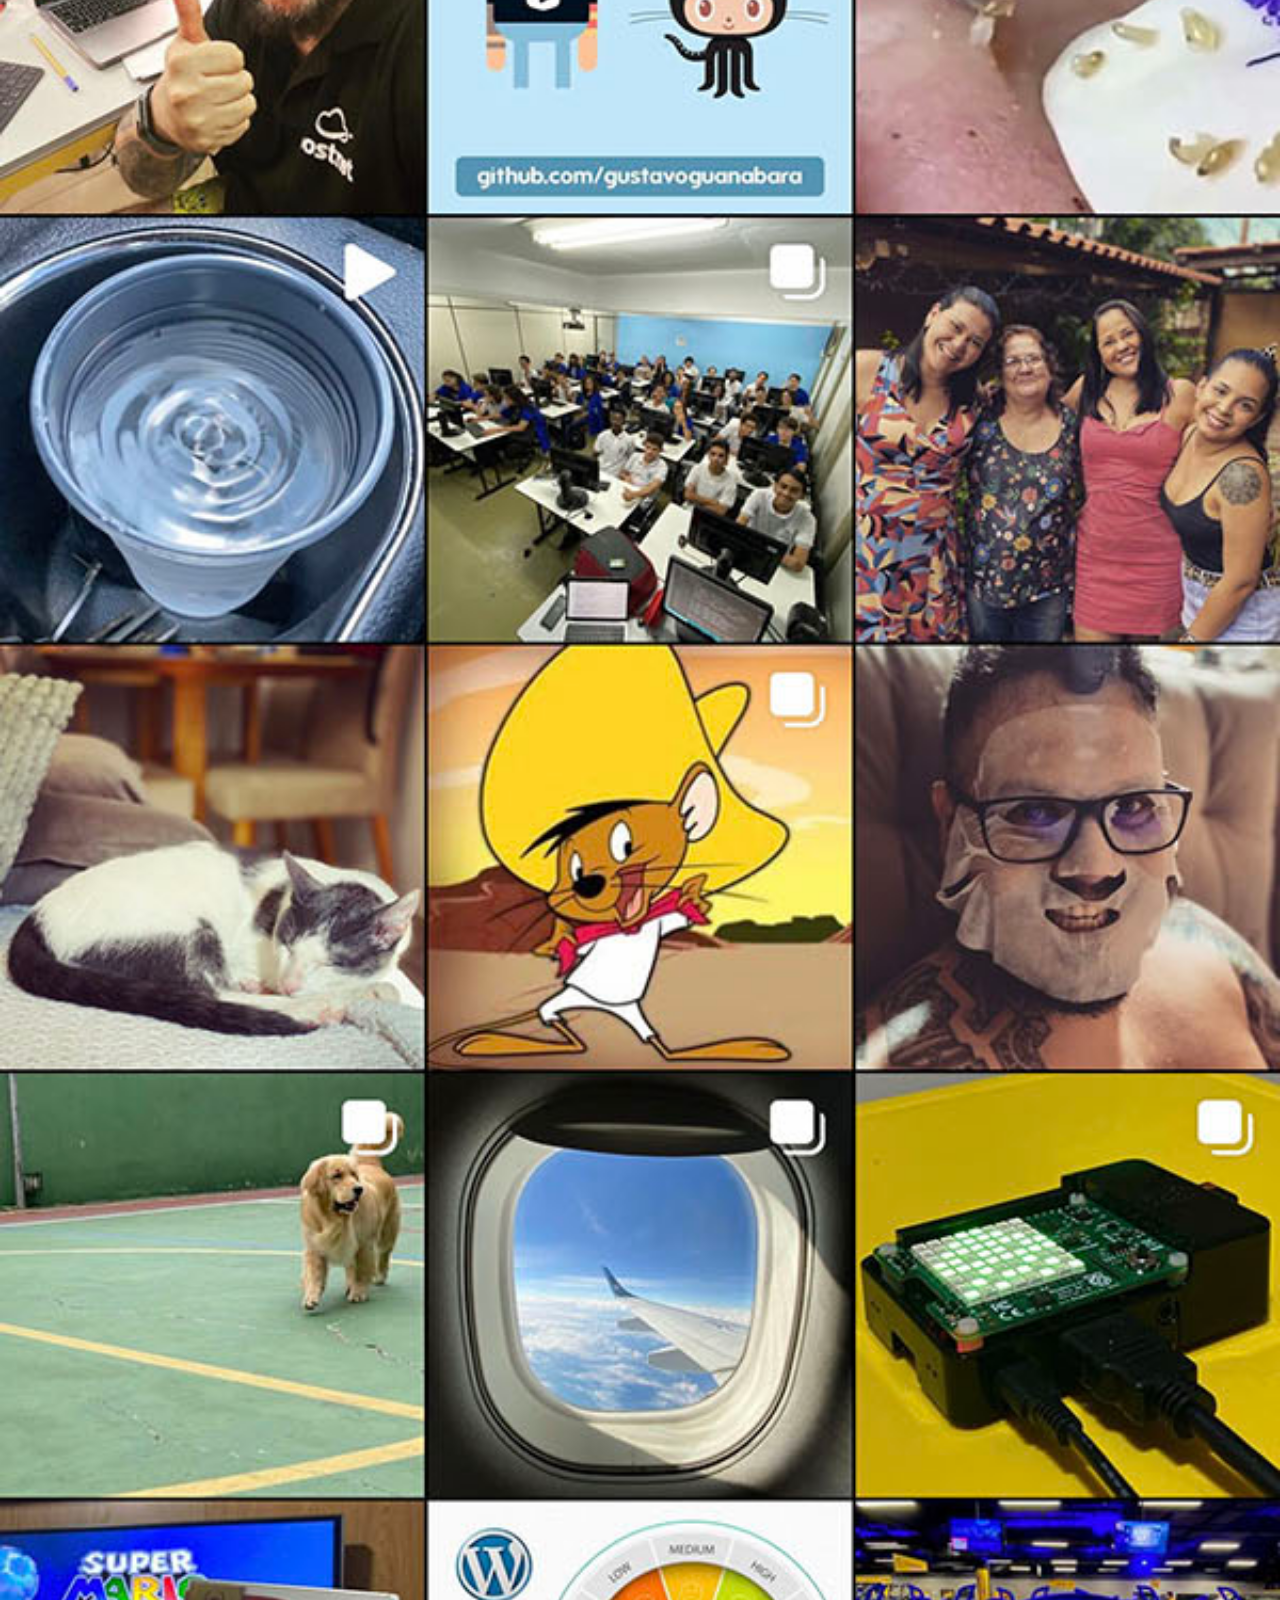
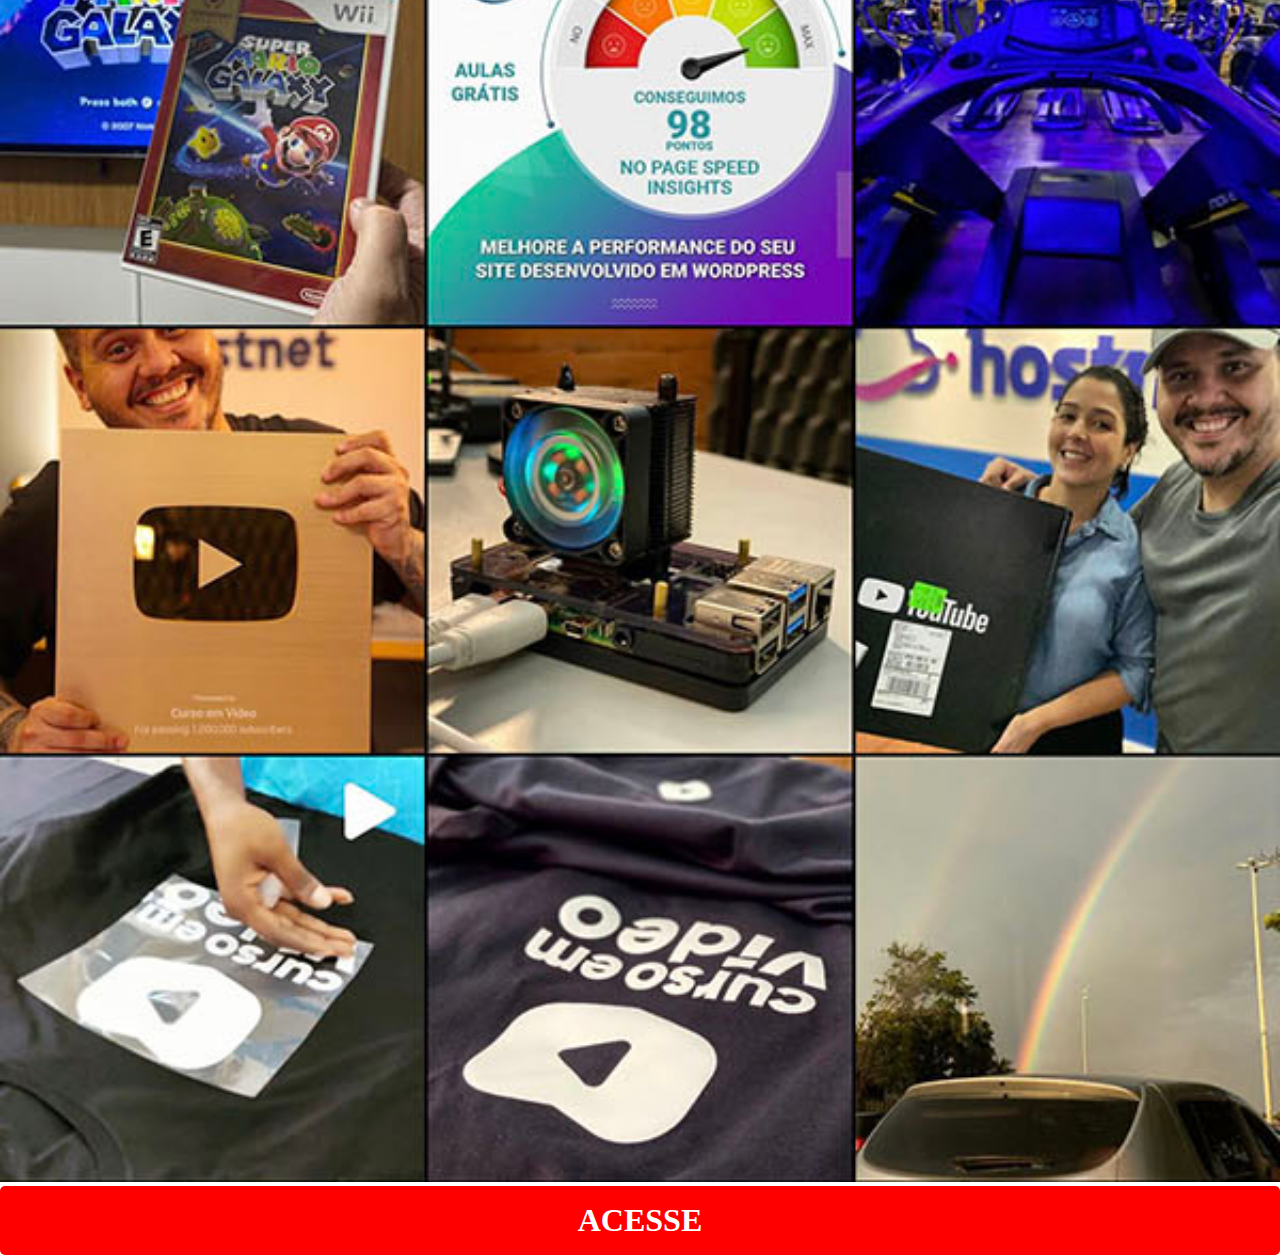
<file: instatela.html>
<!DOCTYPE html>
<html lang="pt-br">
<head>
    <meta charset="UTF-8">
    <meta http-equiv="X-UA-Compatible" content="IE=edge">
    <meta name="viewport" content="width=device-width, initial-scale=1.0">
    <title>Projeto Rede Sociais</title>
    <style> * {
        margin: 0px;
        padding: 0px;
    }

        ::-webkit-scrollbar {
        width: 0px;
        height: 0px;
    }

    :root{
        scrollbar-color: rgb(210,210,210) rgb(46,54,69) !important;
        scrollbar-width: none !important;
         }
    
    
        h1 {
        background-color: red;
        color: white;
        border-radius: 5px;
        margin: 0px;
        text-align: center;
        padding: 16px 1px;
        
    }

    h1:hover {
        transform: translateX(5px);
        transform: translateY(5px);
        box-shadow: 5px 5px 15px rgb(122, 17, 17);
    }



        img {height: auto;
            width: 100vw;
            

        }

        a {
        text-decoration: none;
    }
    </style>
</head>
<body>
    <img src="pacote-d013/imagens/tela-instagram.jpg" alt="">
    <a href="https://instagram.com/" target="_blank">
        <h1>ACESSE</h1>
    </a>
    
</body>
</html>
</file>
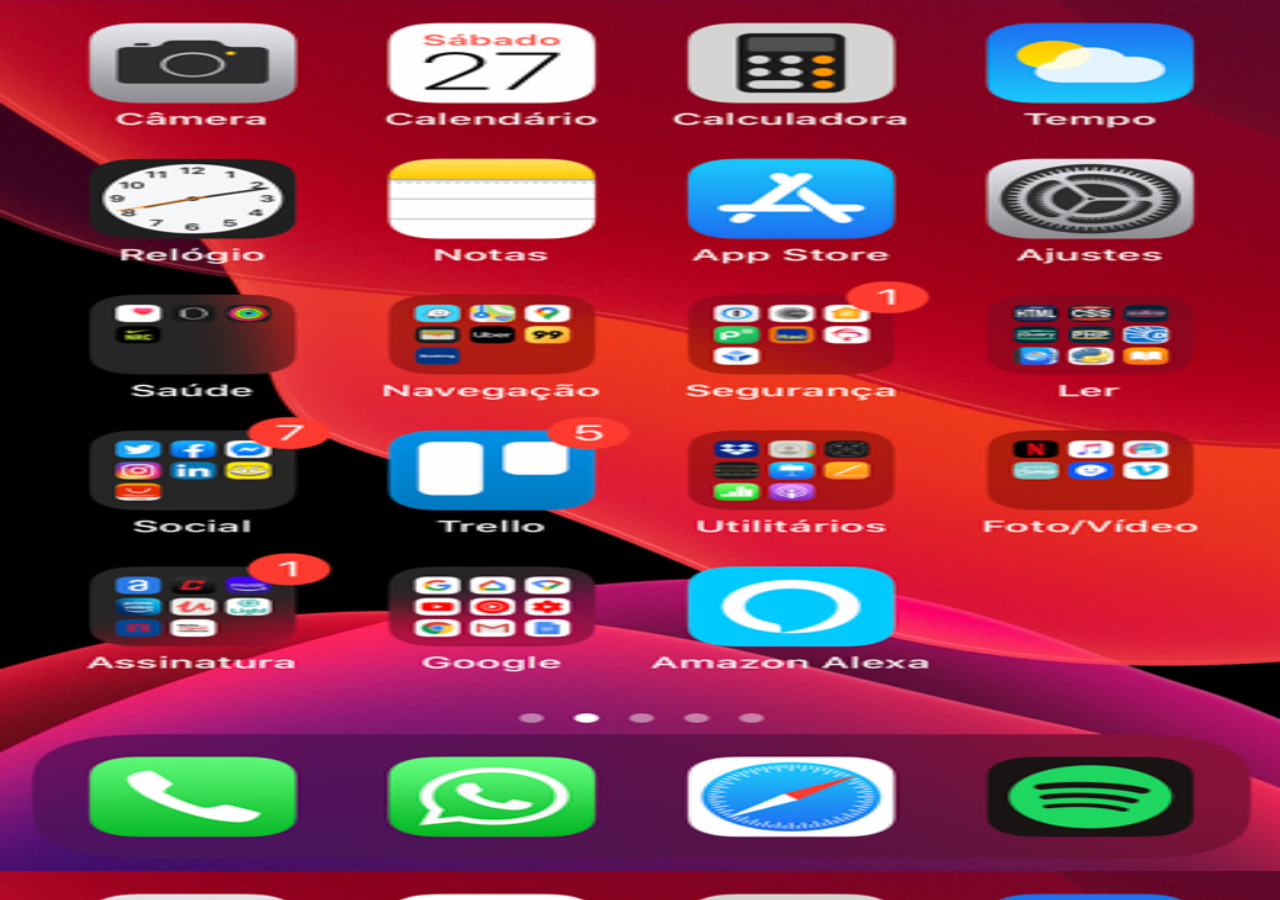
<file: telahome.html>
<!DOCTYPE html>
<html lang="pt-br">
<head>
    <meta charset="UTF-8">
    <meta http-equiv="X-UA-Compatible" content="IE=edge">
    <meta name="viewport" content="width=device-width, initial-scale=1.0">
    <title>Projeto Rede Sociais</title>
    <style>
        body {height: 95vh;
            background-image: url(pacote-d013/imagens/tela-home.jpg);
            background-size: 100% 100%;
        }
    </style>
</head>
<body>
    
</body>
</html>
</file>
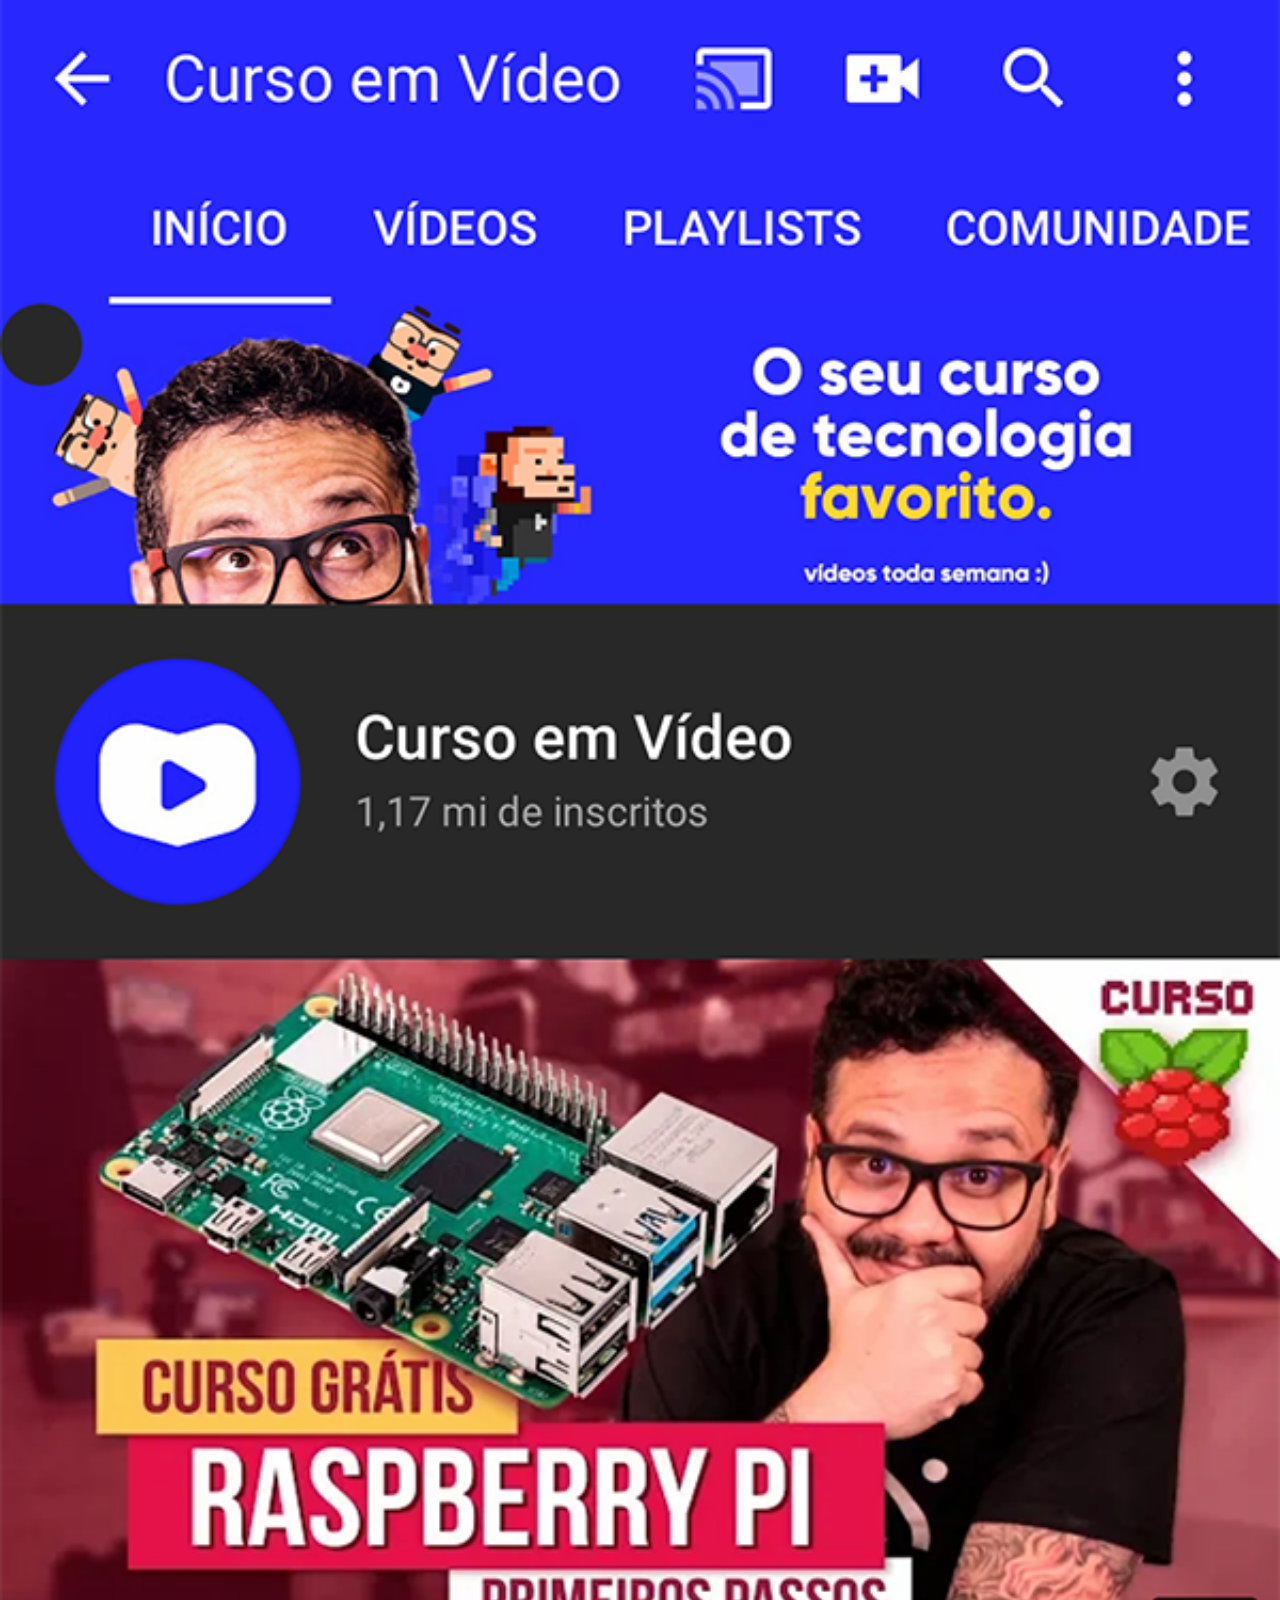
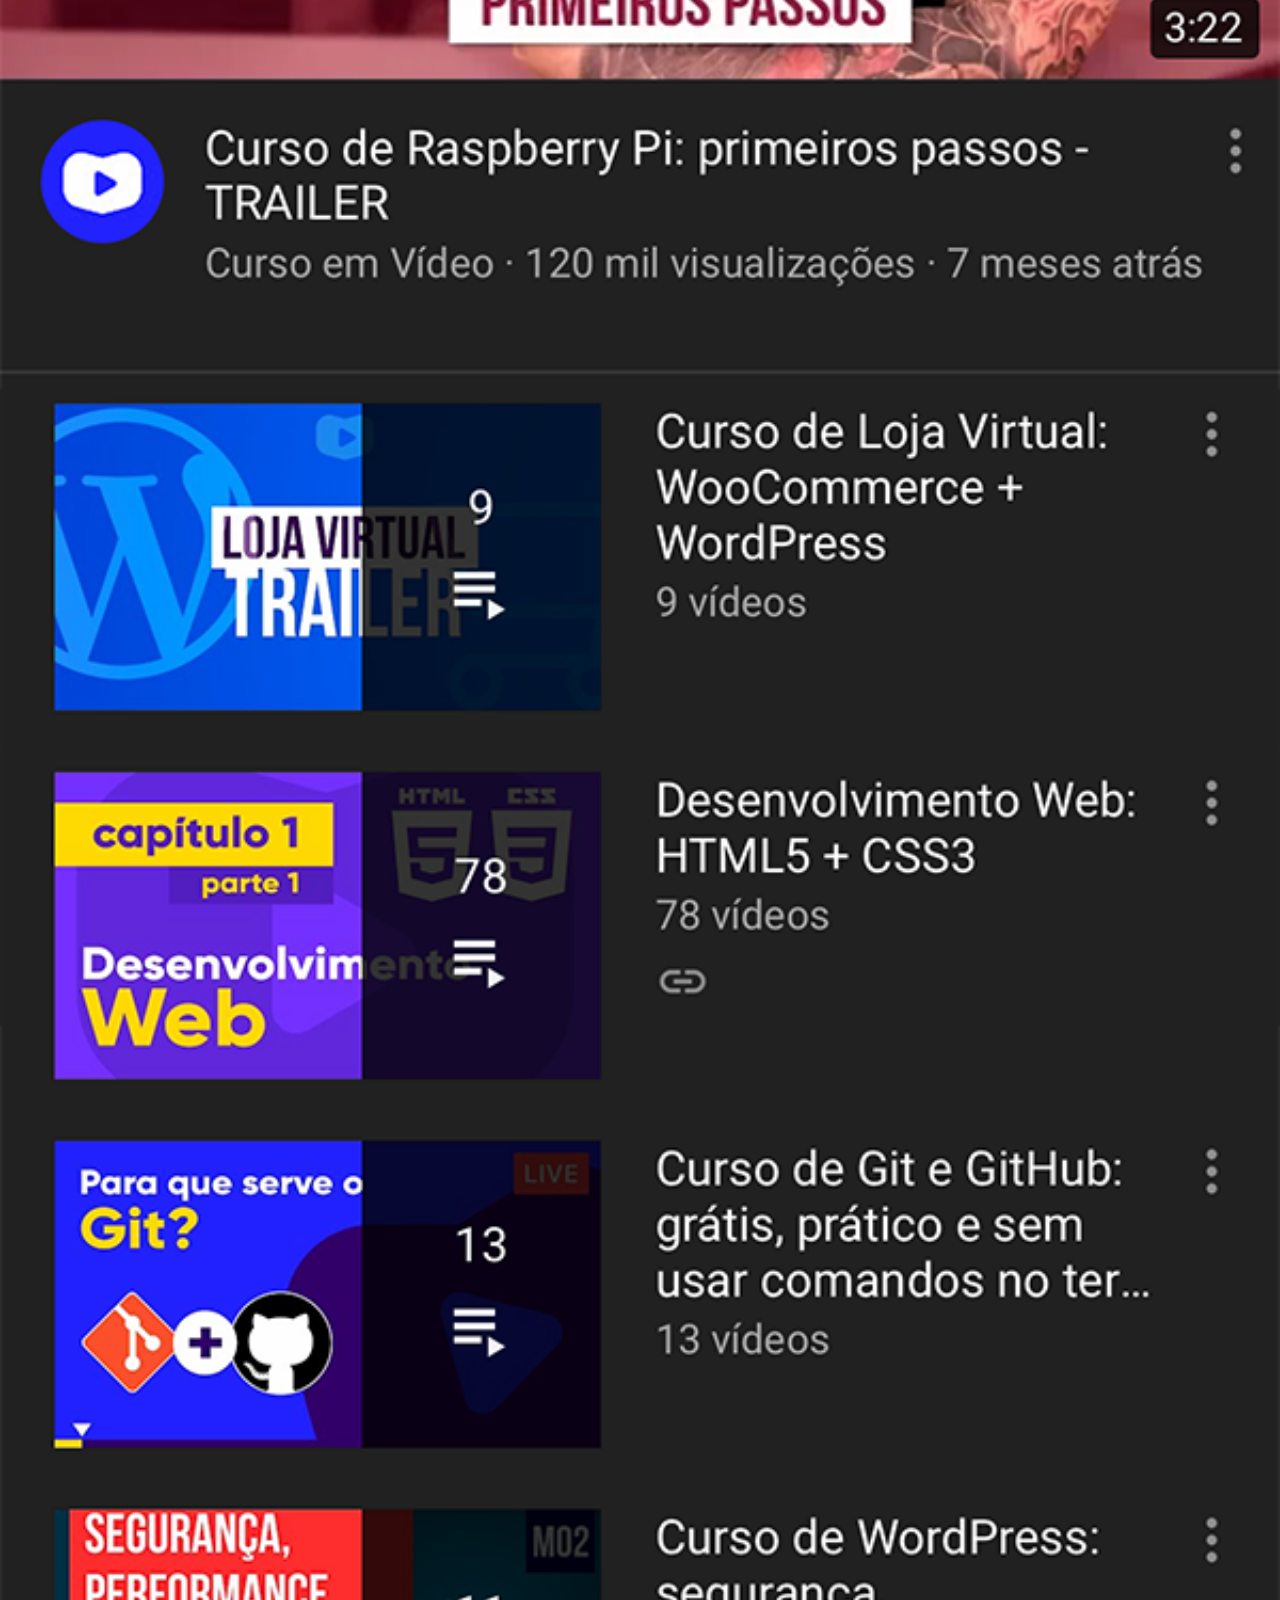
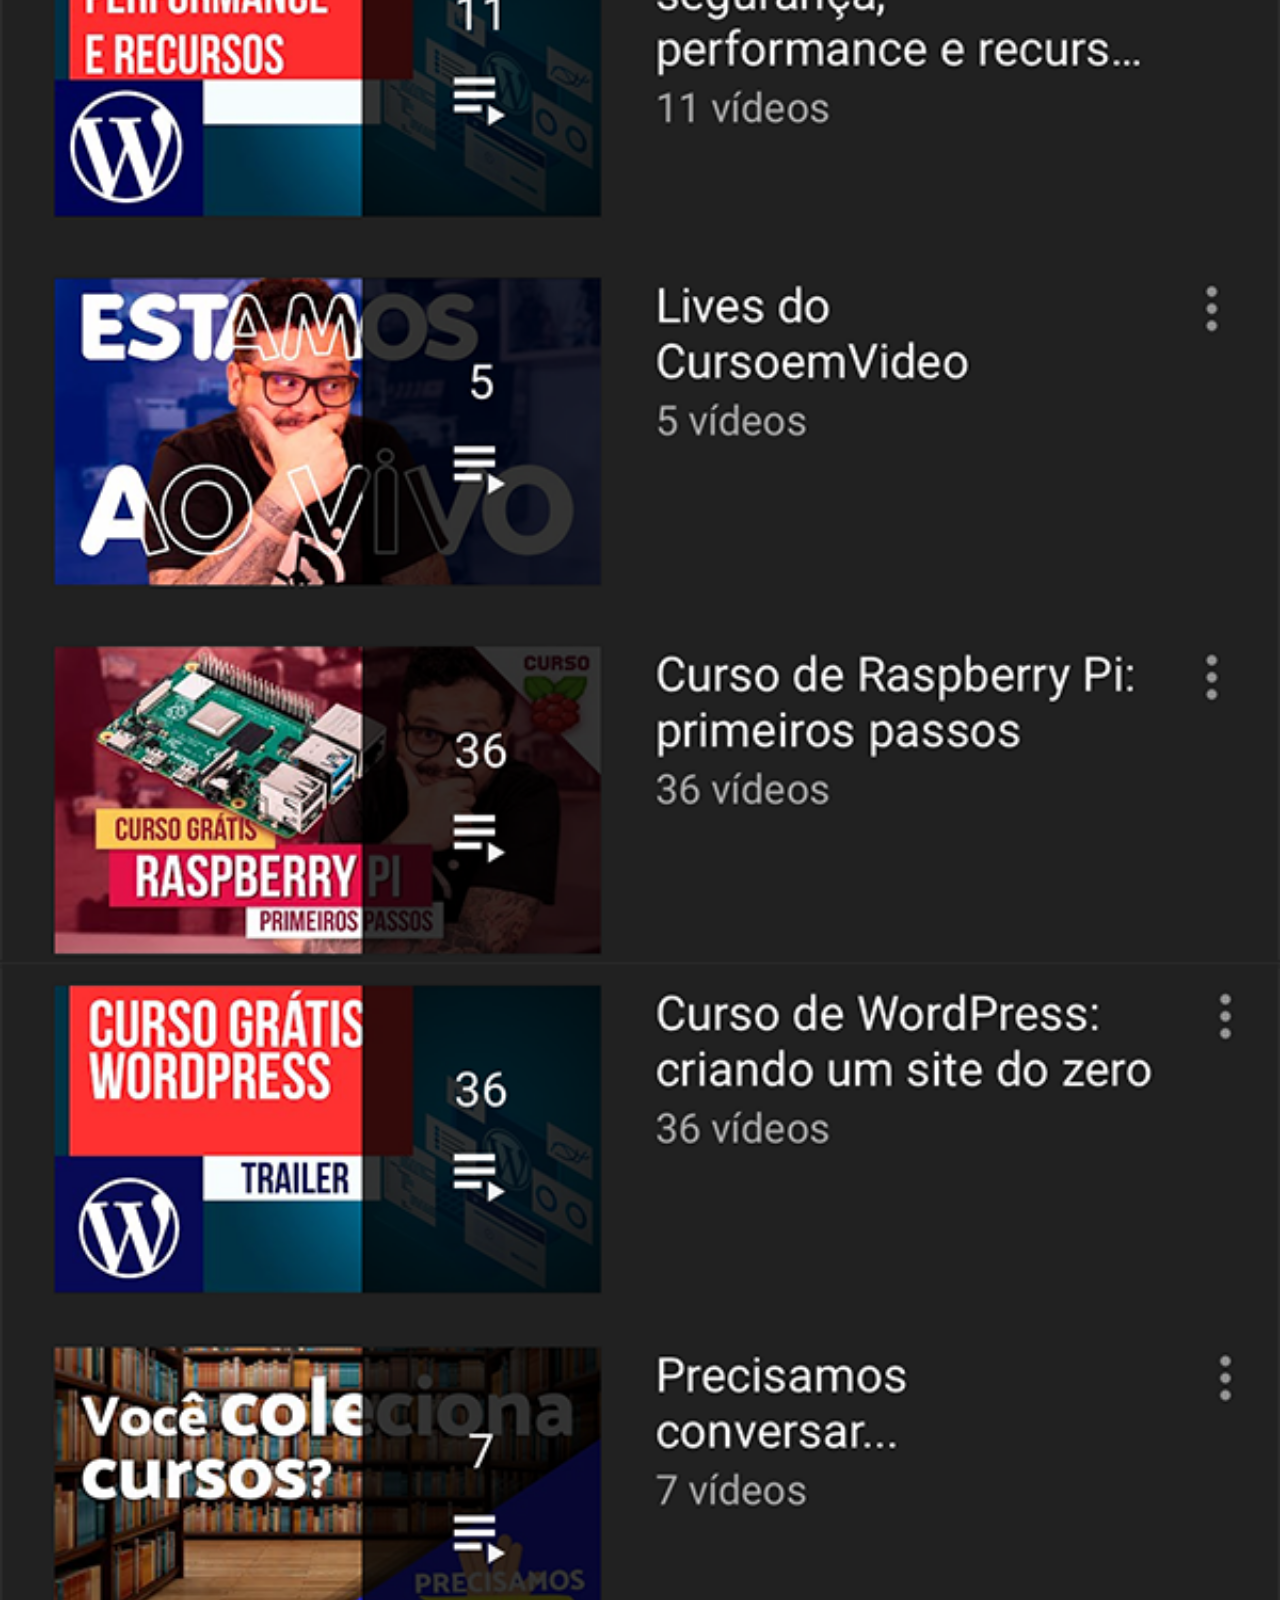
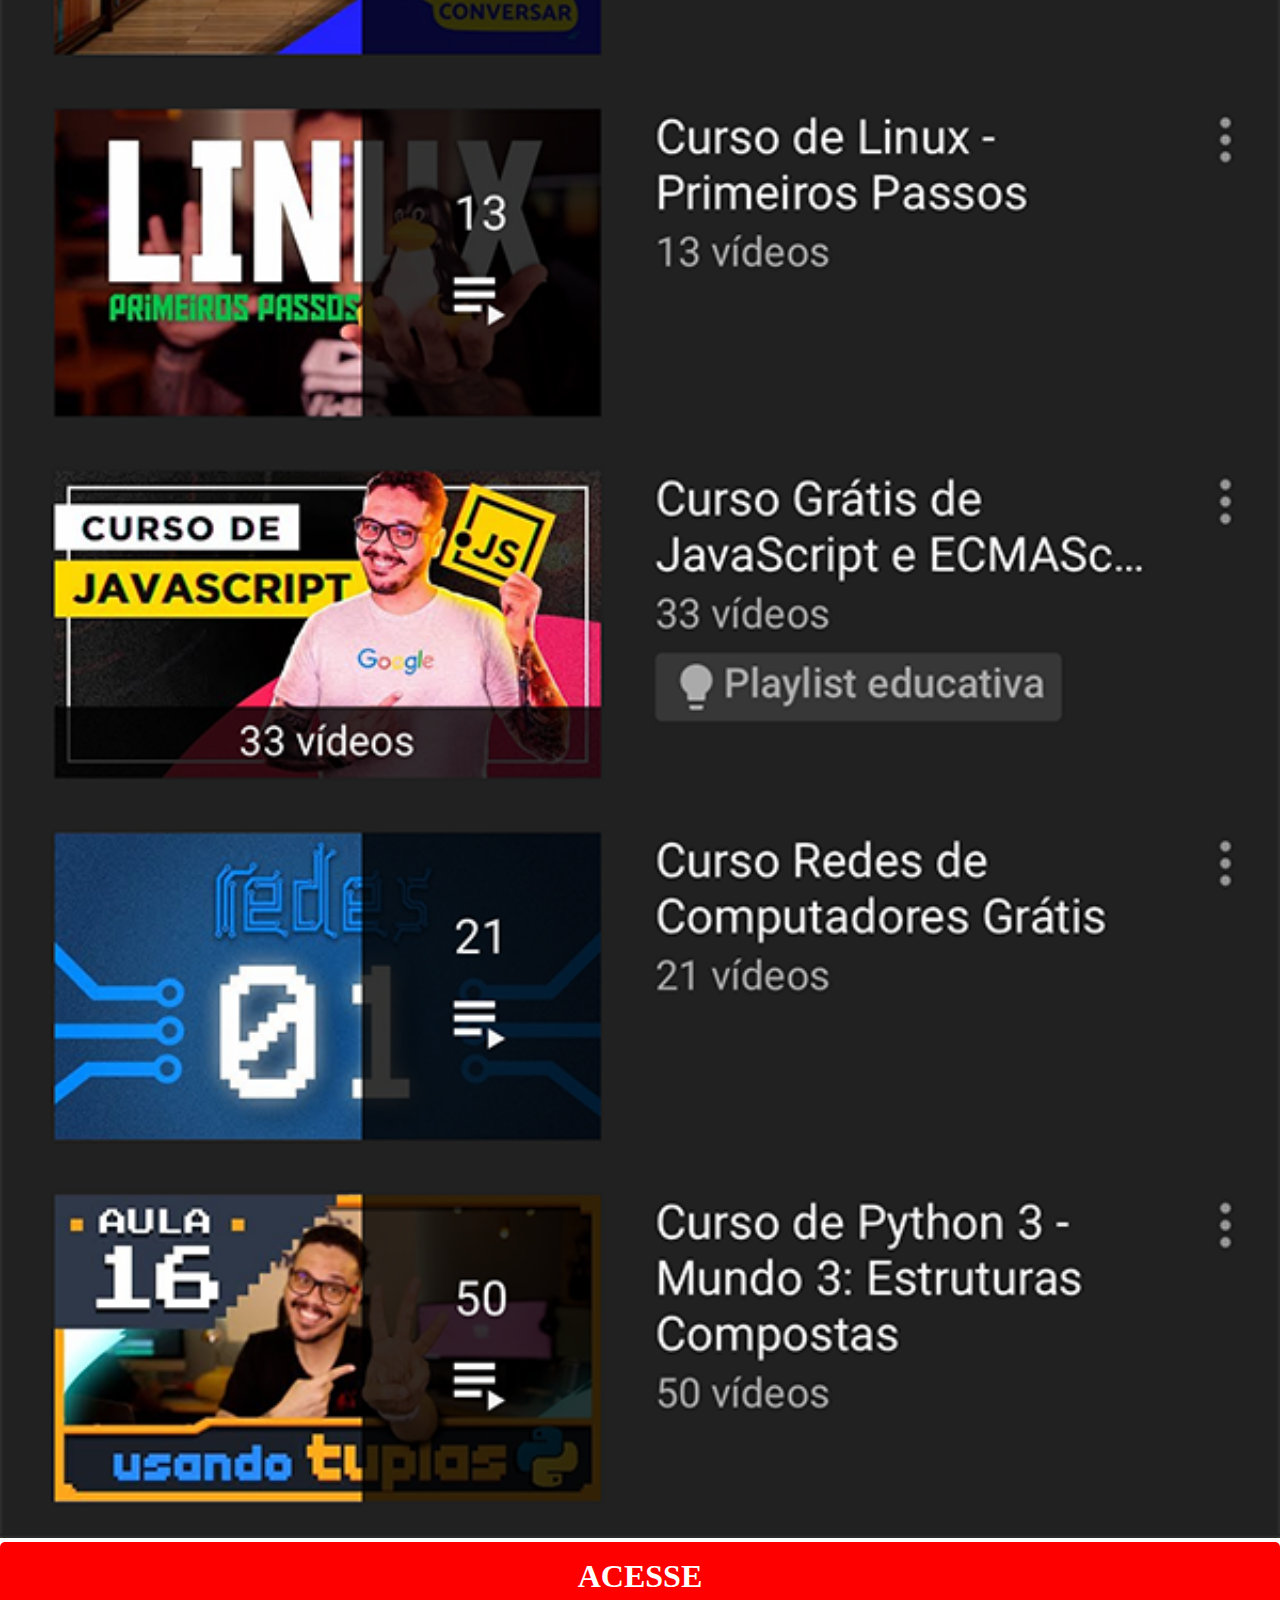
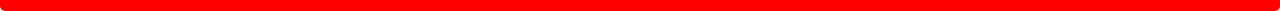
<file: telatoytube.html>
<!DOCTYPE html>
<html lang="pt-br">
<head>
    <meta charset="UTF-8">
    <meta http-equiv="X-UA-Compatible" content="IE=edge">
    <meta name="viewport" content="width=device-width, initial-scale=1.0">
    <title>Projeto Rede Sociais</title>
    <style>
        * {
            margin: 0px;
            padding: 0px;

        }

        body {
            
  
        }

        ::-webkit-scrollbar {
        width: 0px;
        height: 0px;
         } 

        :root{
        scrollbar-color: rgb(210,210,210) rgb(46,54,69) !important;
        scrollbar-width: none !important;
         }


        h1 {
            background-color: red;
            color: white;
            border-radius: 5px;
            margin: 0px;
            text-align: center;
            padding: 16px 1px;
            
        }

        h1:hover {
            transform: translateX(5px);
            transform: translateY(5px);
            box-shadow: 5px 5px 15px rgb(122, 17, 17);
        }

        img {height: auto;
            width: 100vw;
            }

            a {
        text-decoration: none;
    }
    </style>
</head>
<body>
    <img src="pacote-d013/imagens/tela-youtube.png" alt="">
    <a href="https://www.youtube.com/" target="_blank">
        <h1>ACESSE</h1>
    </a>
    
</body>
</html>
</file>
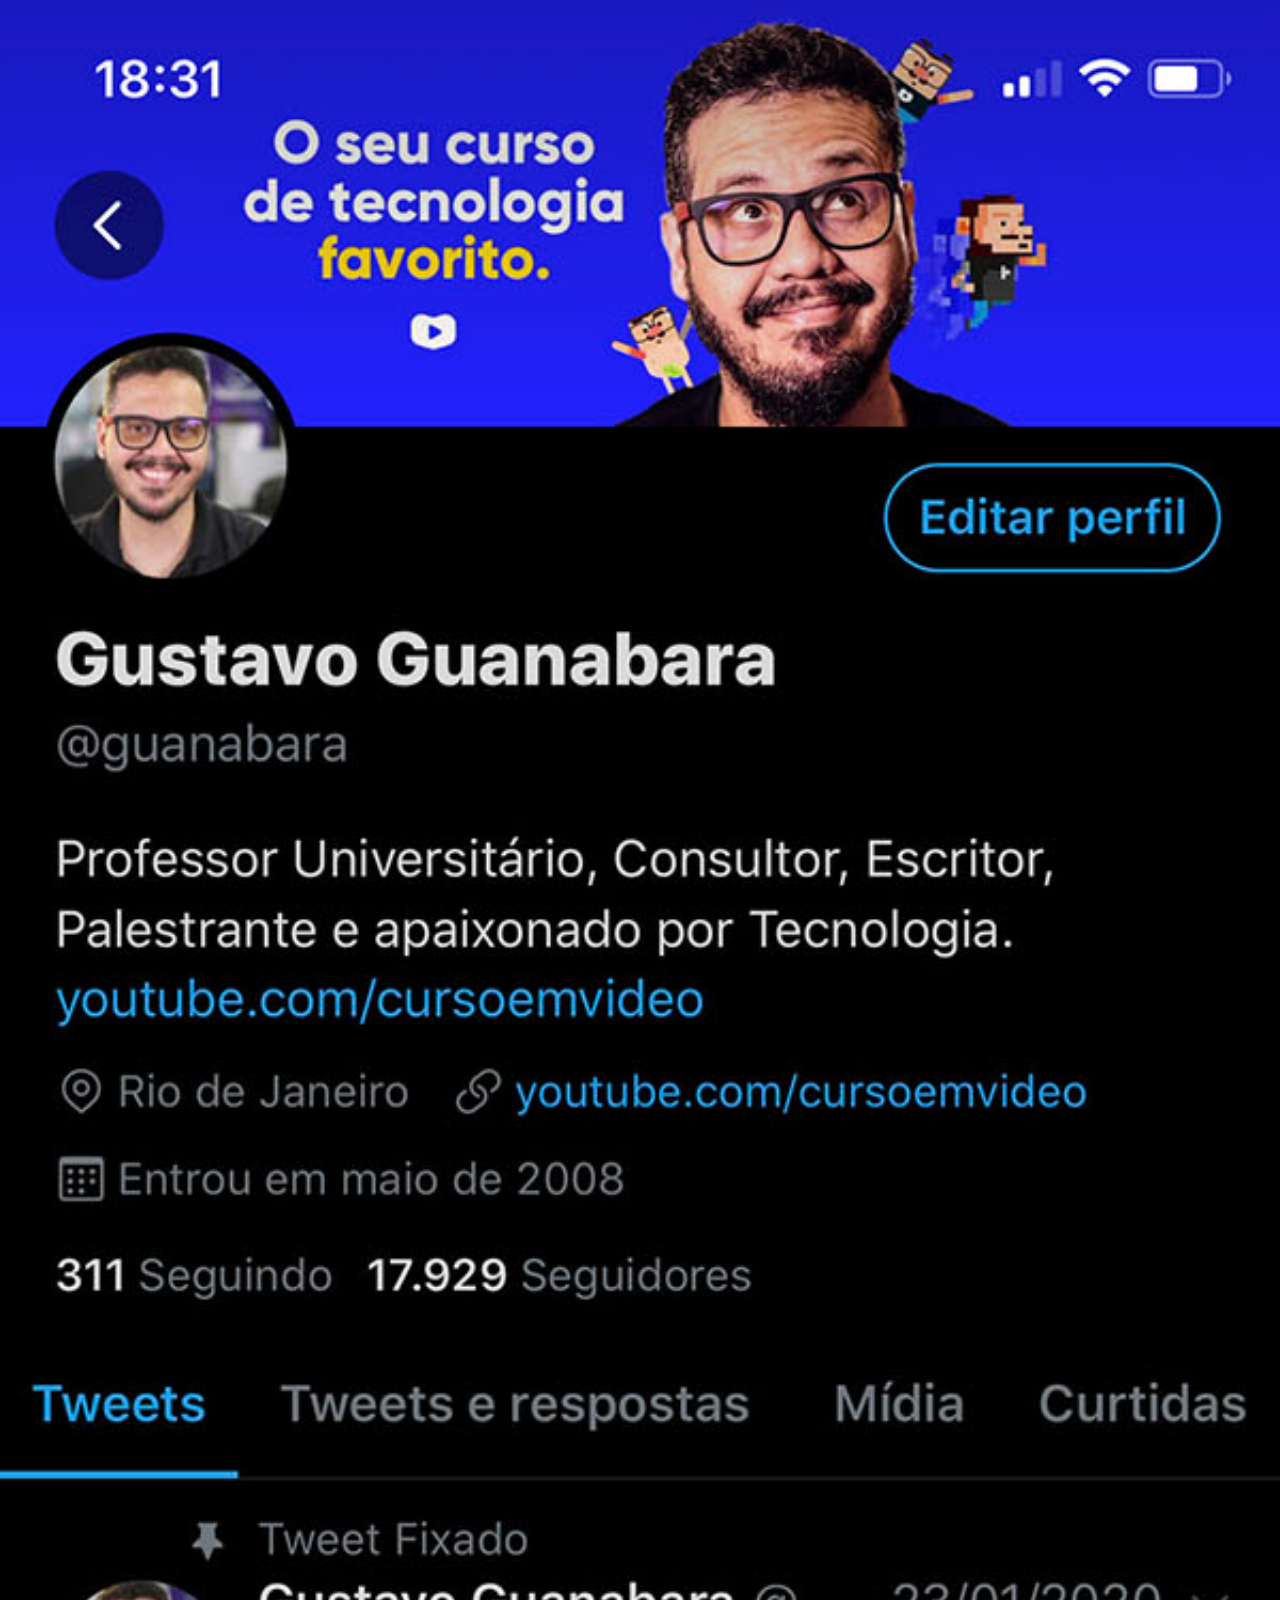
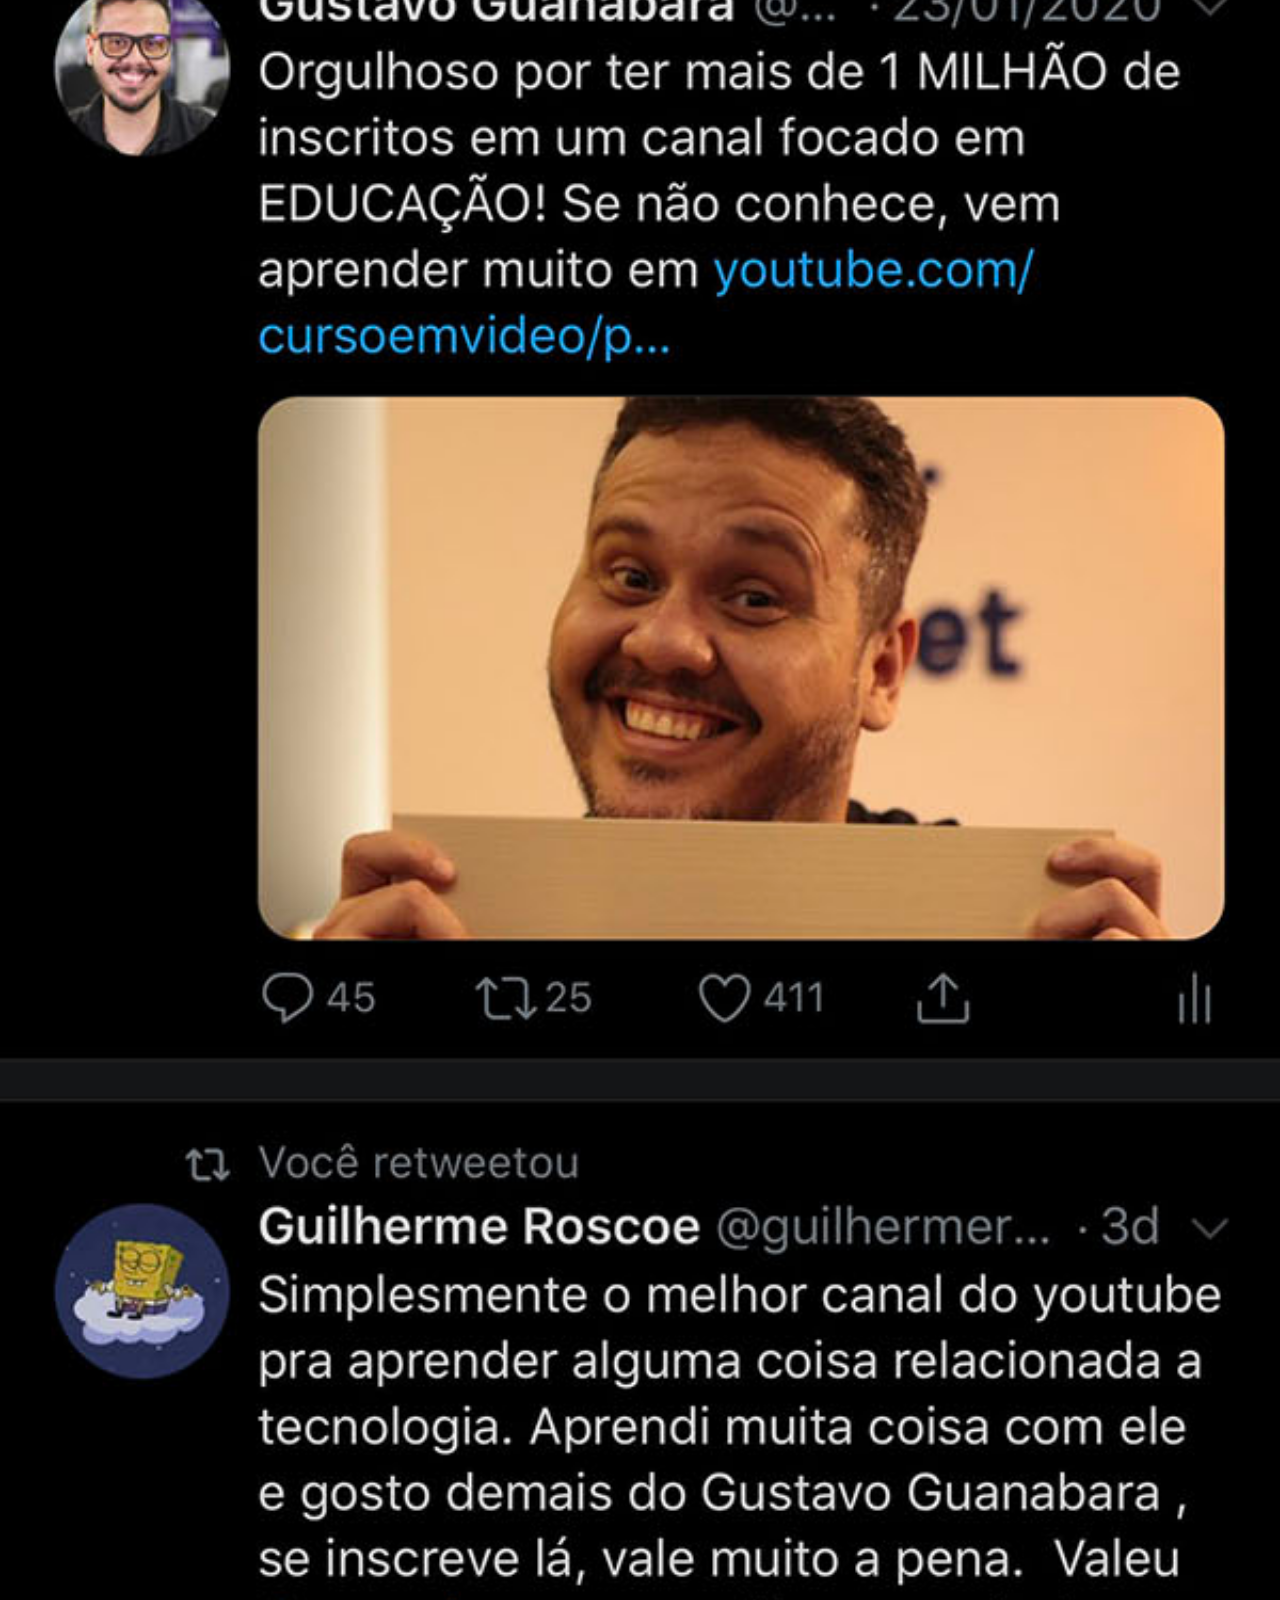
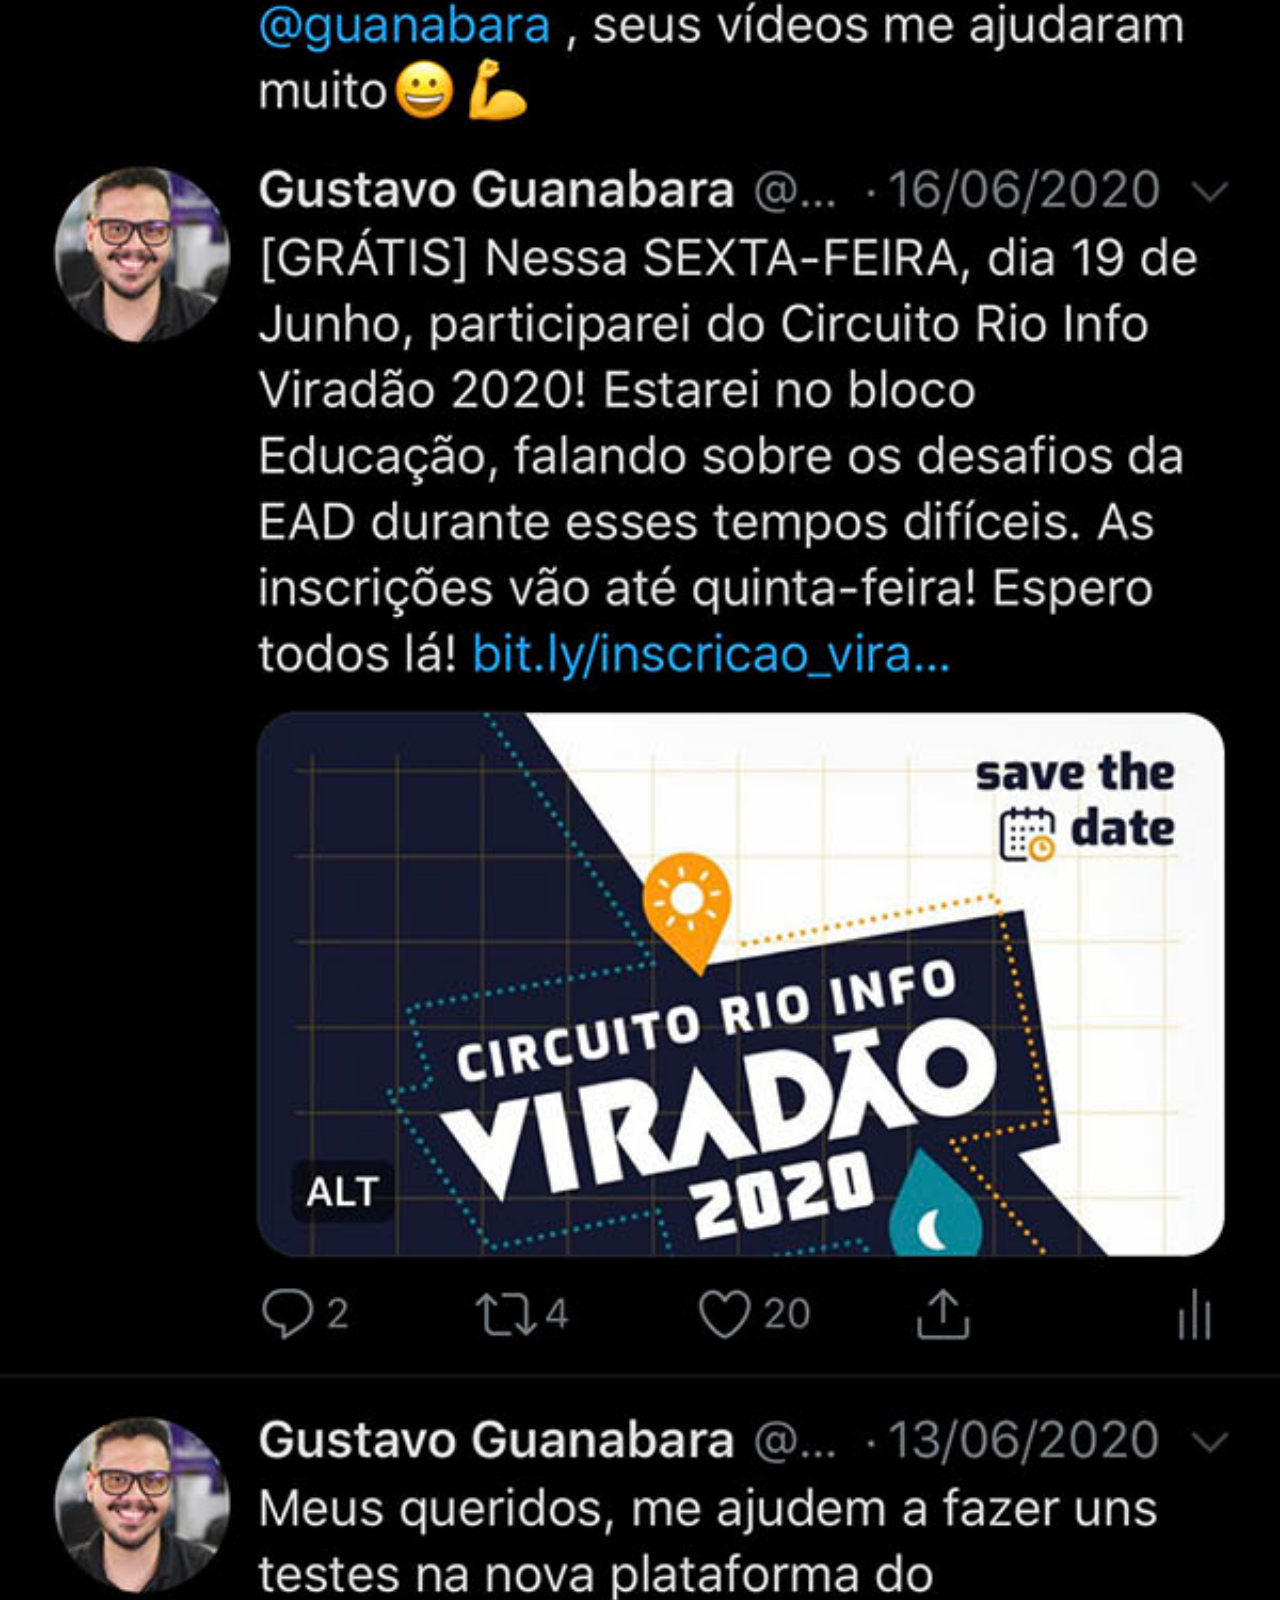
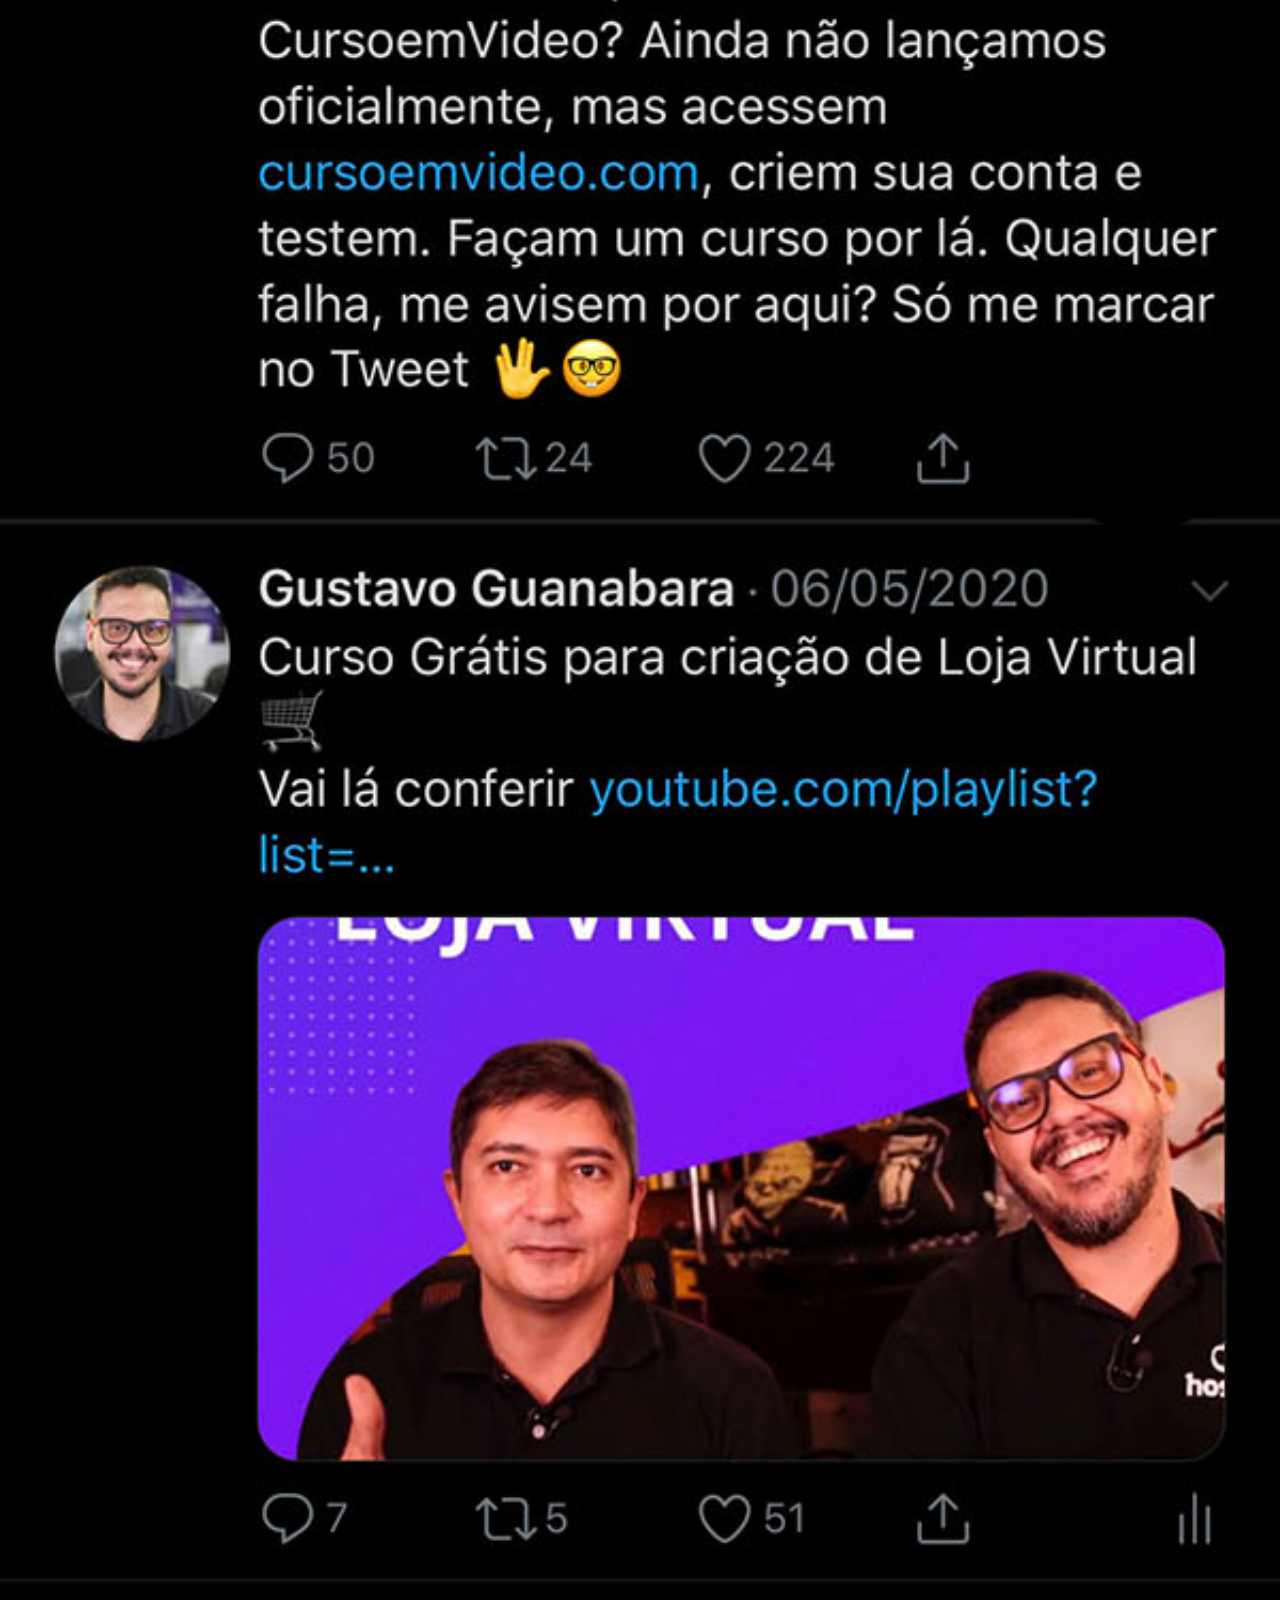
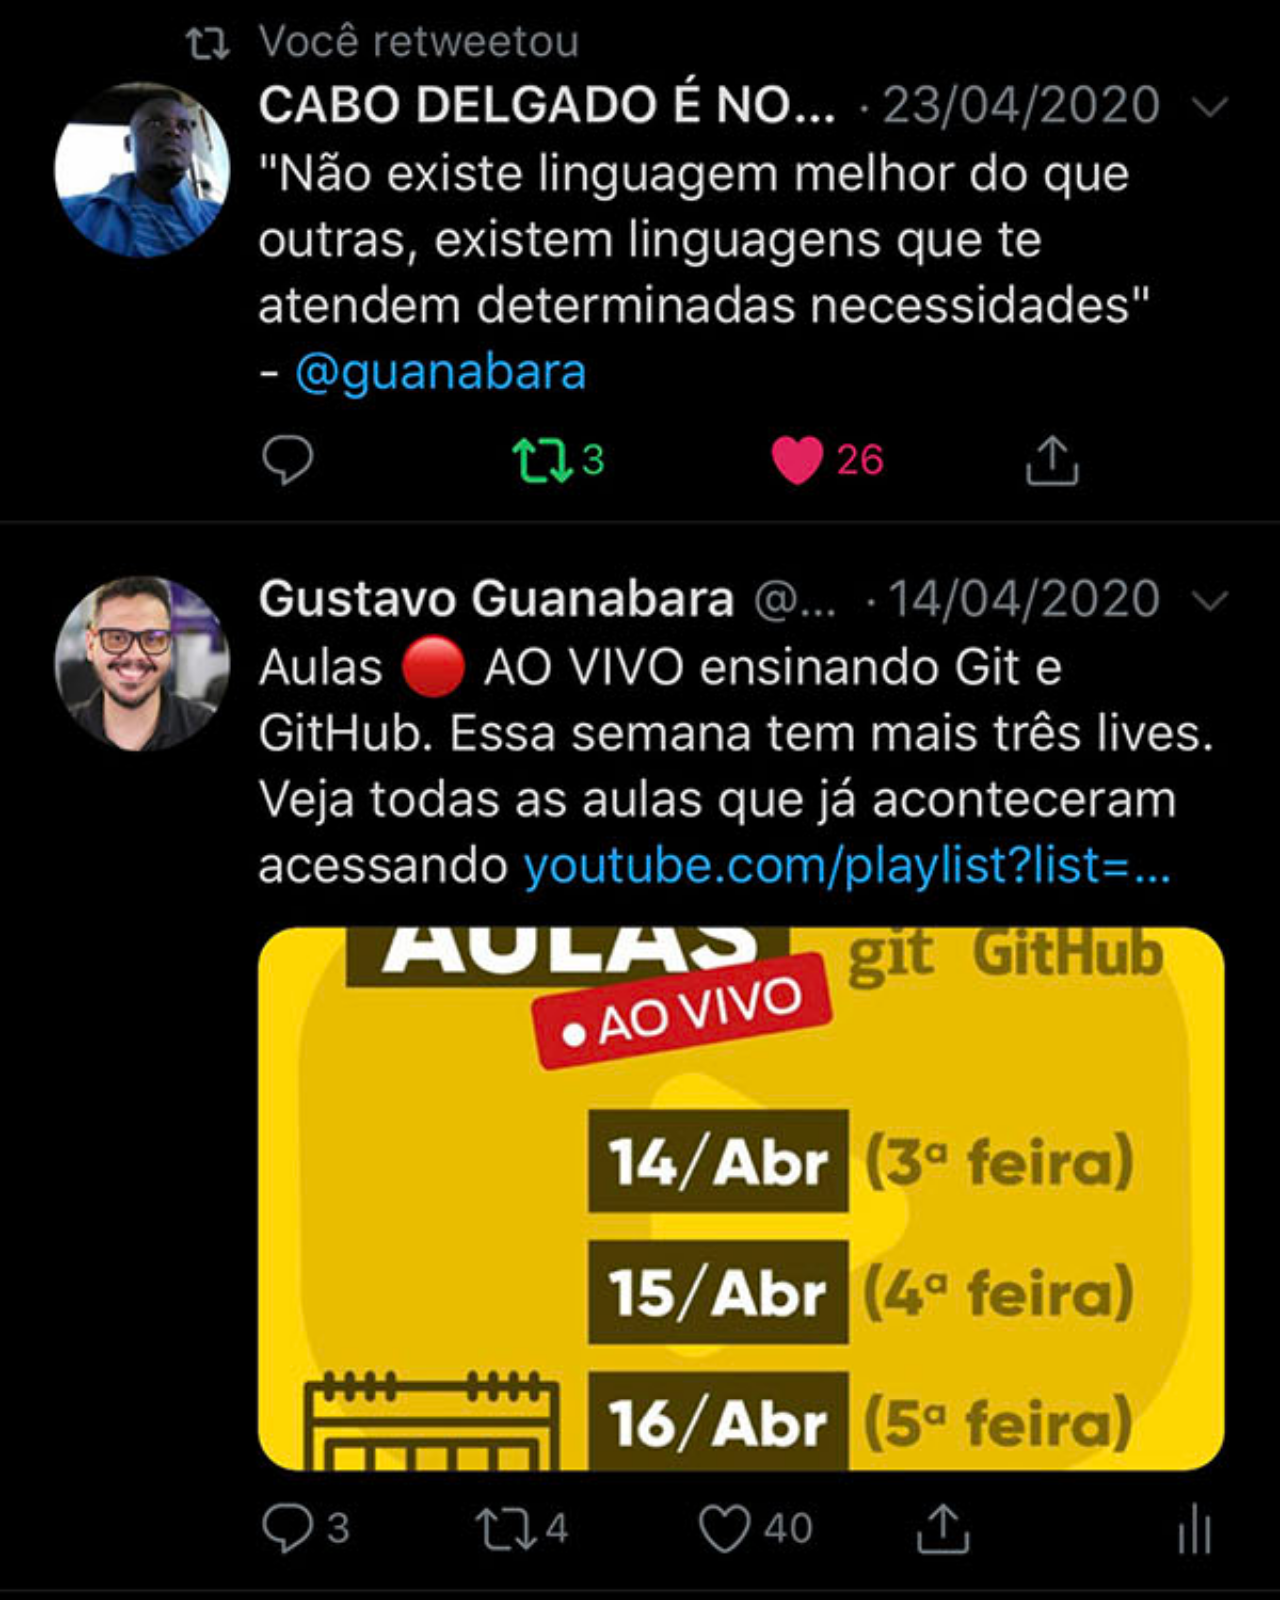
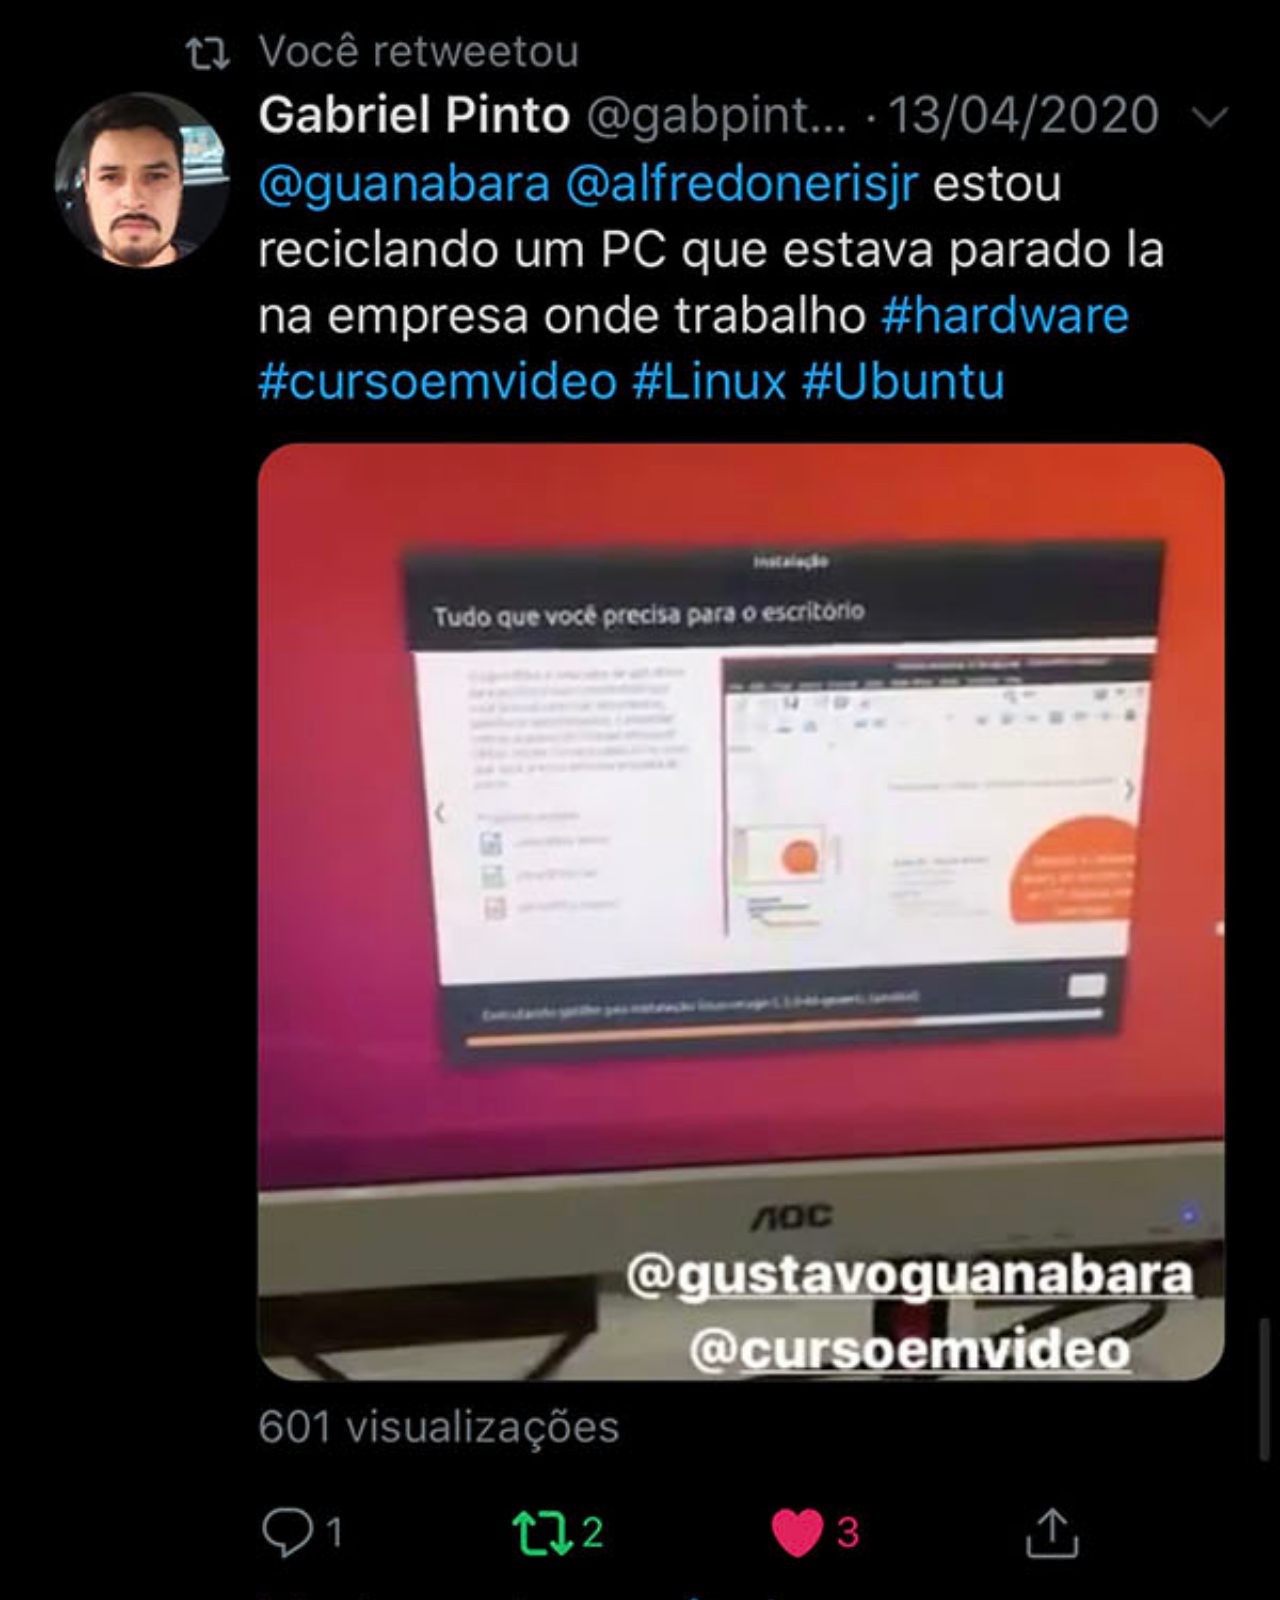
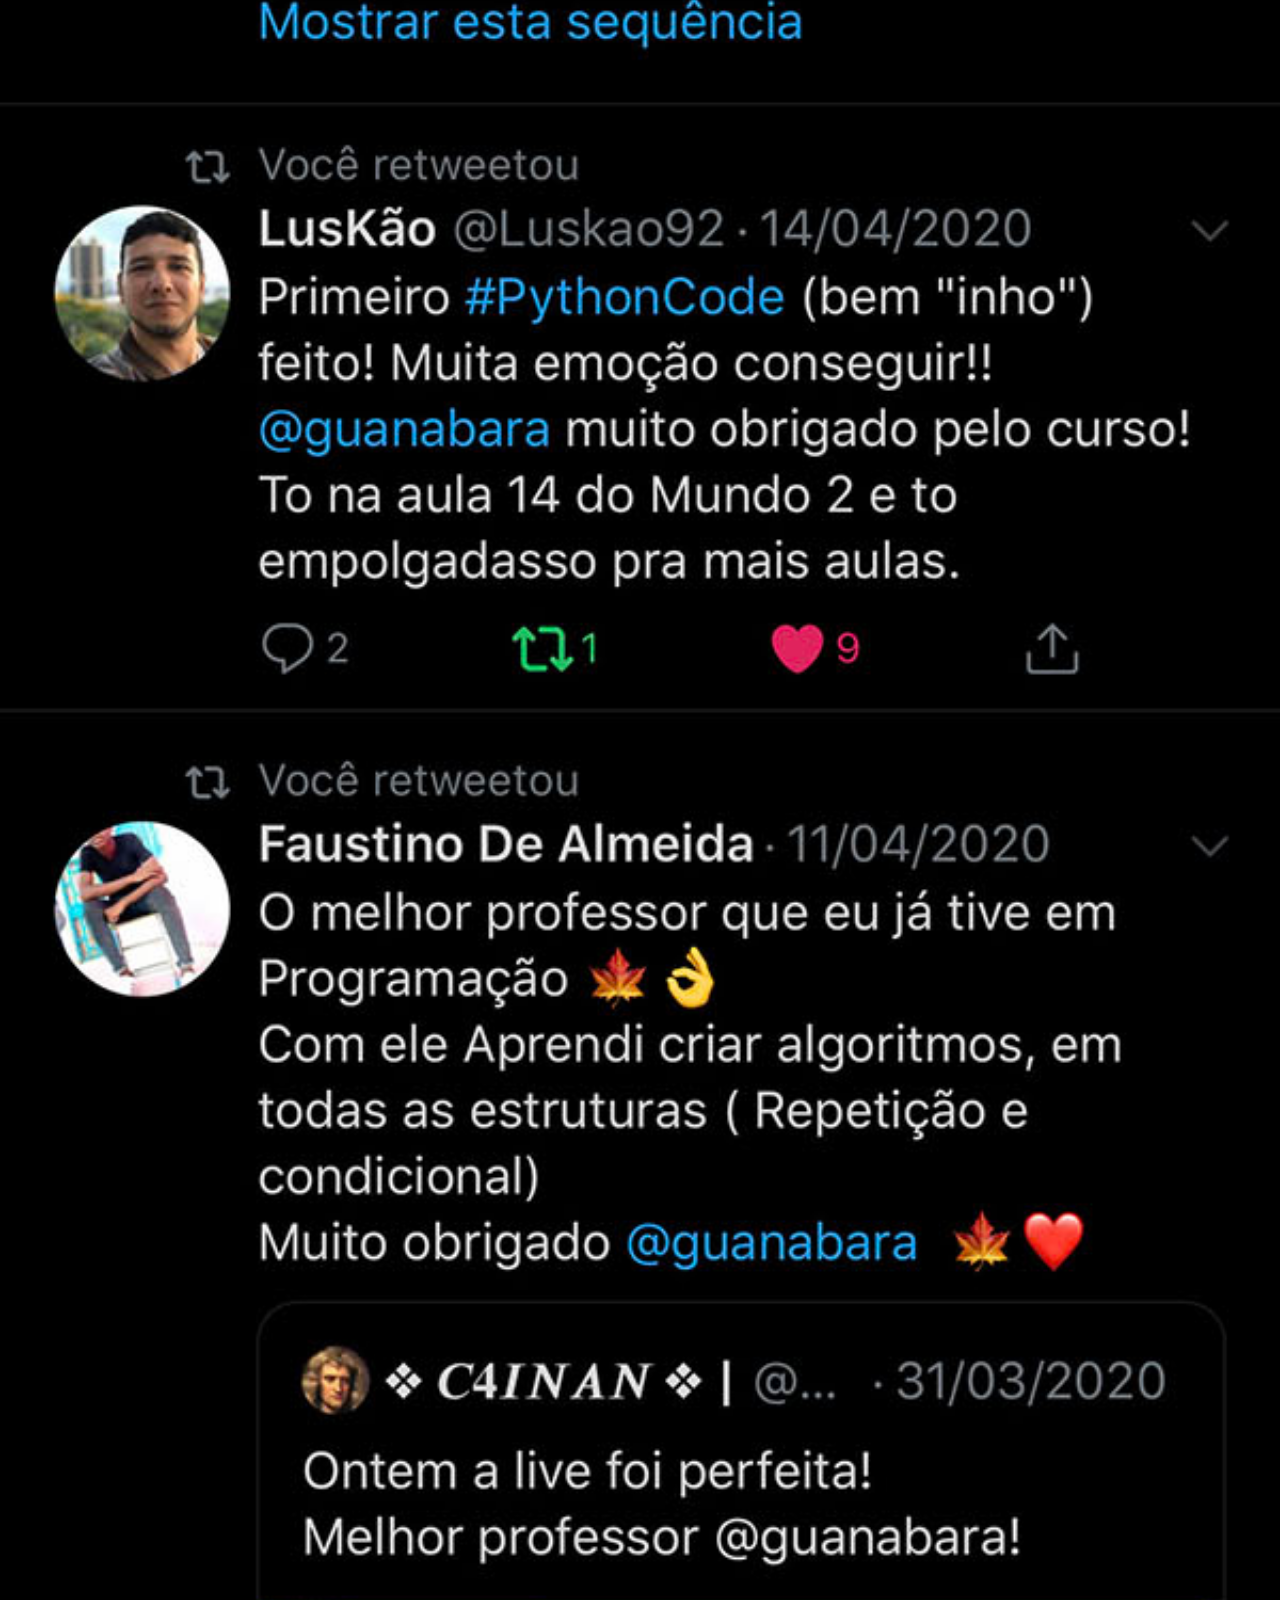
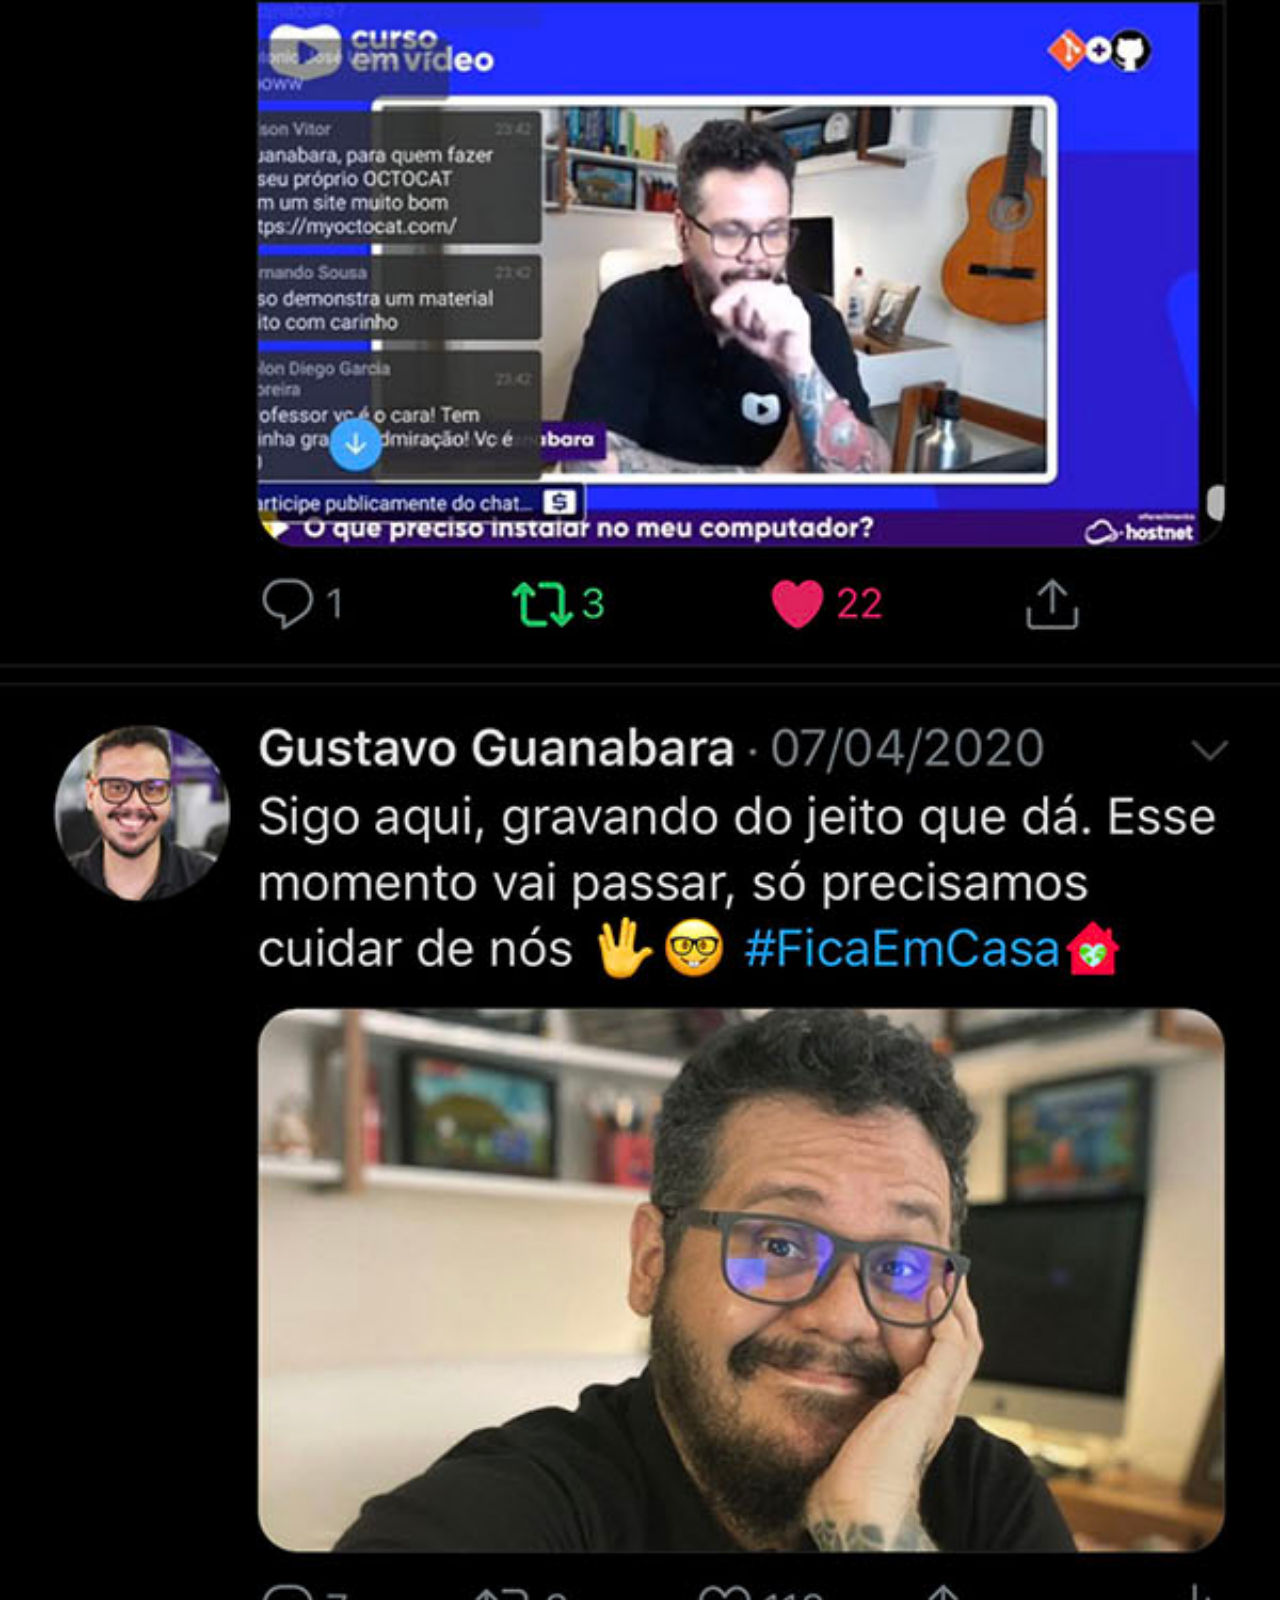
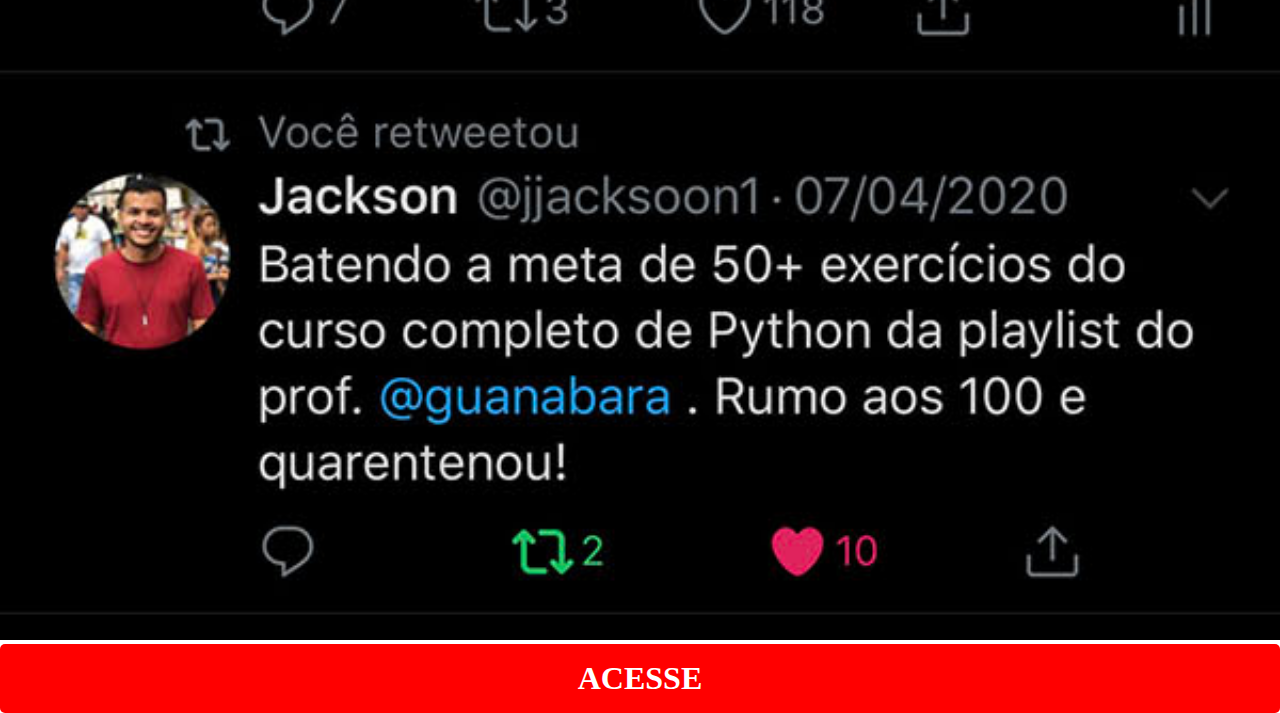
<file: twittertela.html>
<!DOCTYPE html>
<html lang="pt-br">
<head>
    <meta charset="UTF-8">
    <meta http-equiv="X-UA-Compatible" content="IE=edge">
    <meta name="viewport" content="width=device-width, initial-scale=1.0">
    <title>Projeto Rede Sociais</title>
    <style> * {
        margin: 0px;
        padding: 0px;
    }
    
    
        ::-webkit-scrollbar {
        width: 0px;
        height: 0px;
    } 

    :root{
        scrollbar-color: rgb(210,210,210) rgb(46,54,69) !important;
        scrollbar-width: none !important;
         }
    
    
         h1 {
        background-color: red;
        color: white;
        border-radius: 5px;
        margin: 0px;
        text-align: center;
        padding: 16px 1px;
        
    }

    h1:hover {
        transform: translateX(5px);
        transform: translateY(5px);
        box-shadow: 5px 5px 15px rgb(122, 17, 17);
    }


        img {height: auto;
            width: 100vw;
        }

        a {
        text-decoration: none;
    }
    </style>
</head>
<body>
    <img src="pacote-d013/imagens/tela-twitter.jpg" alt="">
    <a href="https://twitter.com/" target="_blank">
        <h1>ACESSE</h1>
    </a>
    
</body>
</html>
</file>
<file: style.css>
@charset "UTF-8";

body {height: 96vh;
    background-image: url(pacote-d013/imagens/fundo-madeira.jpg);
    background-attachment: fixed;
    background-repeat: no-repeat;
    background-size: cover;
    background-position: center;
    background-attachment: fixed;
    display: flex;
    flex-direction: row-reverse;
    
    
}

.botão {border-radius: 50%;
    max-height: 40px;
    display: block;
    margin-bottom: 10px;
}

.botão:hover {
    transform: translateX(3px);
    transform: translateY(3px);
    box-shadow: 5px 5px 15px rgb(71, 71, 71);
    transition: 0,5s;
}

main {
    
    margin: auto;
}

.celular {position: relative;

   
    height: 473px;
    width: 237px;
    background-image: url(pacote-d013/imagens/frame-iphone.png);
    background-size: 100% 100%;
      
}

iframe {position: absolute;
    height: 355px;
    width: 203px;
    top: 13%;
    left: 7%;
    margin: none;
    
    
    
}
</file>
